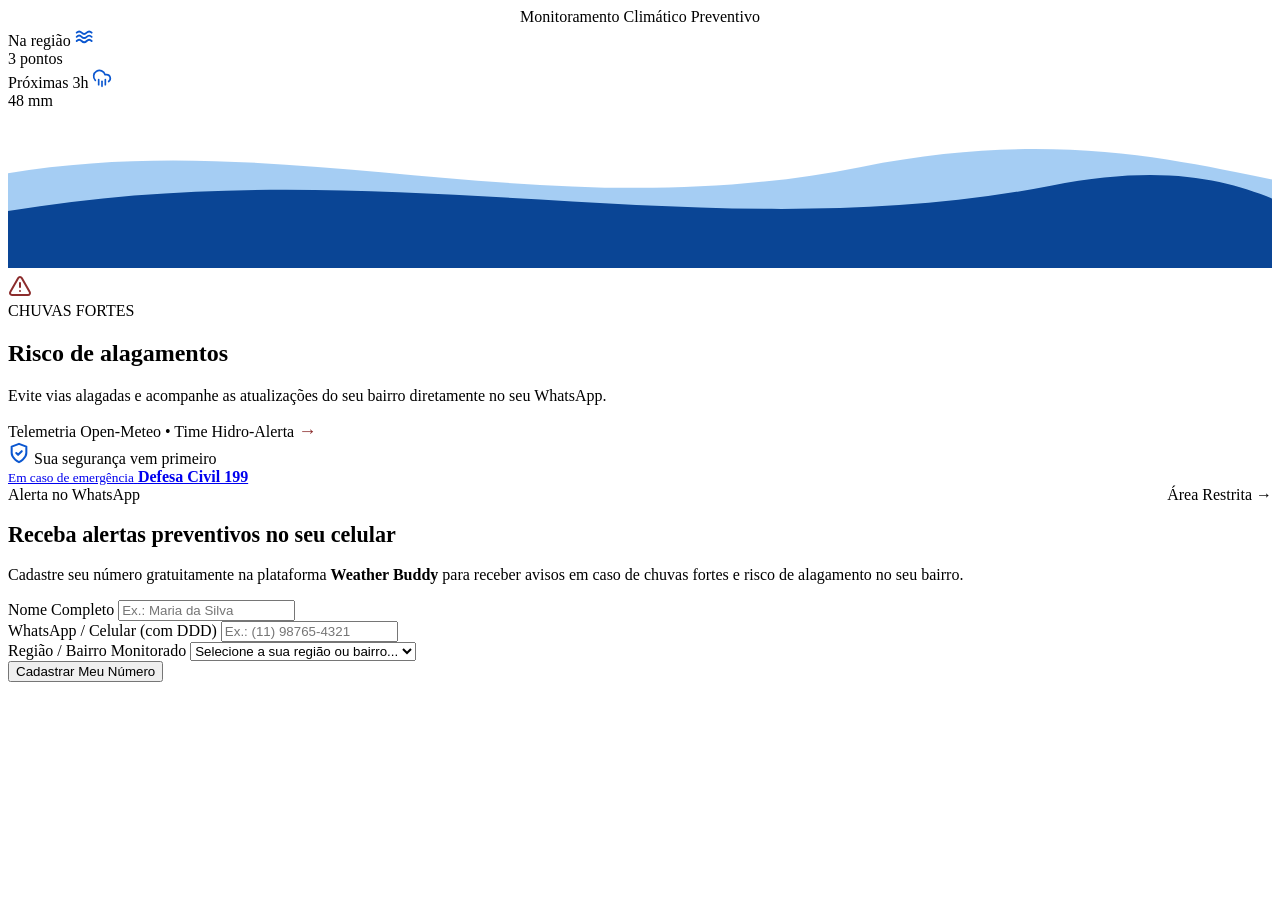
<file: presentation/src/main/resources/templates/index.html>
<!DOCTYPE html>
<html lang="pt-BR" xmlns:th="http://www.thymeleaf.org">
<head>
    <meta charset="UTF-8">
    <meta name="viewport" content="width=device-width, initial-scale=1.0">
    <title>Weather Buddy — Prevenção de Enchentes &amp; Alertas</title>
    <link rel="stylesheet" th:href="@{/css/style.css}">
</head>
<body>

<div th:replace="~{fragments/navbar :: navbar}"></div>

<main class="main-container">
    <div class="m3-split-layout">
        <!-- COLUNA 1: Visual Material 3 das Ondas, Indicadores, Risco de Alagamentos e Segurança -->
        <div class="wave-stage" style="margin-bottom: 0;">
            <div style="text-align: center;">
                <span class="stage-pill-badge">Monitoramento Climático Preventivo</span>
            </div>

            <!-- 2 Cards Flutuantes: "Na região" e "Próximas 3h" -->
            <div class="floating-metrics-grid">
                <div class="metric-mini-card">
                    <div class="metric-mini-top">
                        <span>Na região</span>
                        <svg width="20" height="20" viewBox="0 0 24 24" fill="none" stroke="#0B57D0" stroke-width="2.2" stroke-linecap="round">
                            <path d="M2 8c2-2 4-2 6 0s4 2 6 0 4-2 6 0"/>
                            <path d="M2 13c2-2 4-2 6 0s4 2 6 0 4-2 6 0"/>
                            <path d="M2 18c2-2 4-2 6 0s4 2 6 0 4-2 6 0"/>
                        </svg>
                    </div>
                    <div class="metric-mini-value" th:text="${(#lists.isEmpty(regioes) ? 3 : #lists.size(regioes)) + ' pontos'}">3 pontos</div>
                </div>

                <div class="metric-mini-card">
                    <div class="metric-mini-top">
                        <span>Próximas 3h</span>
                        <svg width="20" height="20" viewBox="0 0 24 24" fill="none" stroke="#0B57D0" stroke-width="2" stroke-linecap="round" stroke-linejoin="round">
                            <path d="M20 16.2A4.5 4.5 0 0 0 17.5 8h-1.8A7 7 0 1 0 4 14.9"/>
                            <path d="M16 14v6"/><path d="M8 14v6"/><path d="M12 16v6"/>
                        </svg>
                    </div>
                    <div class="metric-mini-value">48 mm</div>
                </div>
            </div>

            <!-- Ondas em camadas (SVG) -->
            <svg class="wave-divider-svg" viewBox="0 0 400 50" preserveAspectRatio="none" aria-hidden="true">
                <path d="M0,20 C90,5 170,38 270,18 C330,6 370,16 400,22 L400,50 L0,50 Z" fill="rgba(92, 164, 234, 0.55)"></path>
                <path d="M0,32 C120,12 220,45 330,24 C365,17 385,22 400,28 L400,50 L0,50 Z" fill="#0A4595"></path>
            </svg>

            <!-- Card Tonal Material 3: CHUVAS FORTES / Risco de alagamentos -->
            <section class="m3-alert-card">
                <div class="m3-alert-header">
                    <svg width="24" height="24" viewBox="0 0 24 24" fill="none" stroke="#8C2D2D" stroke-width="2" stroke-linecap="round" stroke-linejoin="round" style="flex-shrink: 0; margin-top: 2px;">
                        <path d="m21.73 18-8-14a2 2 0 0 0-3.48 0l-8 14A2 2 0 0 0 4 21h16a2 2 0 0 0 1.73-3Z"/>
                        <line x1="12" y1="9" x2="12" y2="13"/>
                        <line x1="12" y1="17" x2="12.01" y2="17"/>
                    </svg>
                    <div>
                        <div class="m3-alert-overline">CHUVAS FORTES</div>
                        <h2 class="m3-alert-title">Risco de alagamentos</h2>
                    </div>
                </div>
                <p class="m3-alert-body">
                    Evite vias alagadas e acompanhe as atualizações do seu bairro diretamente no seu WhatsApp.
                </p>
                <div class="m3-alert-footer">
                    <span>Telemetria Open-Meteo • Time Hidro-Alerta</span>
                    <a href="#cadastro" style="color: #8C2D2D; text-decoration: none; font-size: 1.15rem; font-weight: 800;">&rarr;</a>
                </div>
            </section>

            <!-- Card de Segurança: Sua segurança vem primeiro / Defesa Civil 199 -->
            <section id="cuidados" class="m3-safety-card">
                <div class="m3-safety-title">
                    <svg width="22" height="22" viewBox="0 0 24 24" fill="none" stroke="#0B57D0" stroke-width="2.2" stroke-linecap="round" stroke-linejoin="round">
                        <path d="M12 22s8-4 8-10V5l-8-3-8 3v7c0 6 8 10 8 10z"/>
                        <path d="m9 12 2 2 4-4"/>
                    </svg>
                    <span>Sua segurança vem primeiro</span>
                </div>
                <a href="tel:199" class="m3-emergency-pill">
                    <small>Em caso de emergência</small>
                    <strong>Defesa Civil 199</strong>
                </a>
            </section>
        </div>

        <!-- COLUNA 2: Cadastro Comunitário no WhatsApp + Botão Área Restrita -->
        <section id="cadastro" class="card card-highlight" style="margin-bottom: 0;">
            <div style="display: flex; justify-content: space-between; align-items: center; gap: 0.5rem; flex-wrap: wrap; margin-bottom: 0.75rem;">
                <span class="tag tag-blue">Alerta no WhatsApp</span>
                <a th:href="@{/login}" class="btn btn-sm btn-outline-light">
                    Área Restrita &rarr;
                </a>
            </div>

            <h1 class="card-title" style="font-size: 1.38rem;">Receba alertas preventivos no seu celular</h1>
            <p class="card-subtitle">
                Cadastre seu número gratuitamente na plataforma <strong>Weather Buddy</strong> para receber avisos em caso de chuvas fortes e risco de alagamento no seu bairro.
            </p>

            <div th:if="${sucessoMensagem}" class="alert alert-success" th:text="${sucessoMensagem}"></div>
            <div th:if="${erroMensagem}" class="alert alert-danger" th:text="${erroMensagem}"></div>

            <form th:action="@{/inscricao}" th:object="${inscritoForm}" method="post">
                <div class="form-group">
                    <label for="nomeInscrito" class="form-label">Nome Completo</label>
                    <input type="text"
                           id="nomeInscrito"
                           th:field="*{nomeInscrito}"
                           class="form-control"
                           placeholder="Ex.: Maria da Silva"
                           maxlength="120"
                           required>
                </div>

                <div class="form-group">
                    <label for="telefone" class="form-label">WhatsApp / Celular (com DDD)</label>
                    <input type="tel"
                           id="telefone"
                           th:field="*{telefone}"
                           class="form-control"
                           placeholder="Ex.: (11) 98765-4321"
                           maxlength="20"
                           required>
                </div>

                <div class="form-group">
                    <label for="idRegiao" class="form-label">Região / Bairro Monitorado</label>
                    <select id="idRegiao" th:field="*{idRegiao}" class="form-control" required>
                        <option value="">Selecione a sua região ou bairro...</option>
                        <option th:each="regiao : ${regioes}"
                                th:value="${regiao.idRegiao}"
                                th:text="${regiao.nomeRegiao + ' — ' + regiao.bairro + ' (Risco ' + regiao.nivelRisco + ')'}">
                        </option>
                    </select>
                </div>

                <button type="submit" class="btn btn-primary btn-block">
                    Cadastrar Meu Número
                </button>
            </form>
        </section>
    </div>
</main>

</body>
</html>
</file>
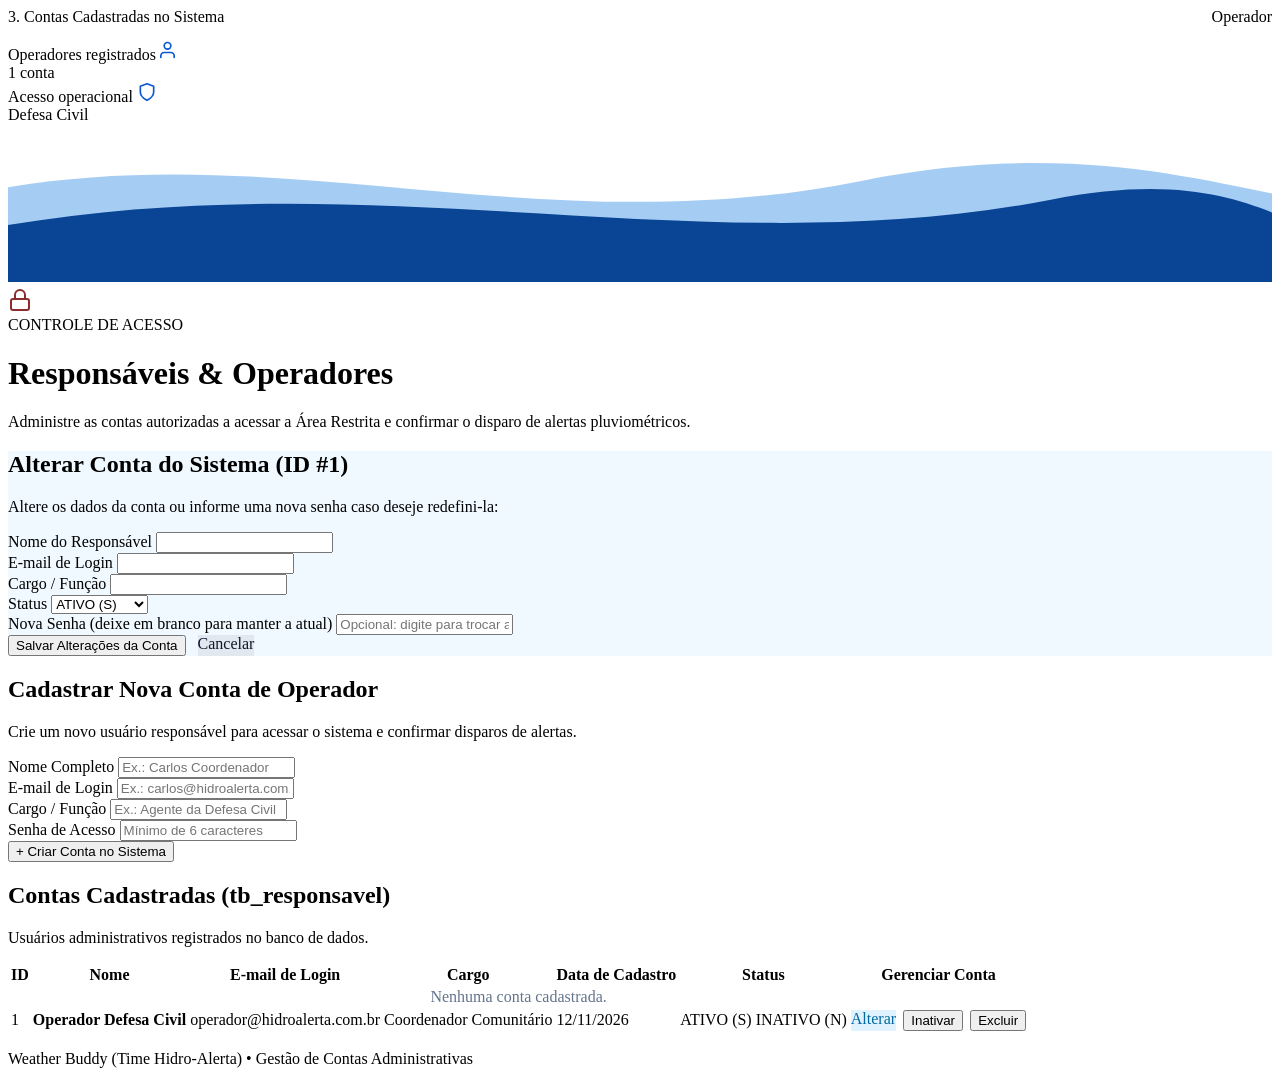
<file: presentation/src/main/resources/templates/contas.html>
<!DOCTYPE html>
<html lang="pt-BR" xmlns:th="http://www.thymeleaf.org">
<head>
    <meta charset="UTF-8">
    <meta name="viewport" content="width=device-width, initial-scale=1.0">
    <title>Gerenciar Contas do Sistema | Weather Buddy — Time Hidro-Alerta</title>
    <link rel="stylesheet" th:href="@{/css/style.css}">
</head>
<body>

<div th:replace="~{fragments/navbar :: navbar}"></div>

<main class="main-container">
    <div th:replace="~{fragments/navbar :: painelMenu}"></div>

    <!-- HERO WAVE STAGE MATERIAL 3 -->
    <div class="wave-stage">
        <div style="display: flex; justify-content: space-between; align-items: center; flex-wrap: wrap; gap: 0.5rem; margin-bottom: 0.85rem;">
            <span class="stage-pill-badge" style="margin-bottom: 0;">3. Contas Cadastradas no Sistema</span>
            <span class="stage-pill-badge" style="margin-bottom: 0;" th:text="${'Operador: ' + usuarioLogado}">Operador</span>
        </div>

        <div class="floating-metrics-grid">
            <div class="metric-mini-card">
                <div class="metric-mini-top">
                    <span>Operadores registrados</span>
                    <svg width="20" height="20" viewBox="0 0 24 24" fill="none" stroke="#0B57D0" stroke-width="2" stroke-linecap="round" stroke-linejoin="round">
                        <path d="M17 21v-2a4 4 0 0 0-4-4H5a4 4 0 0 0-4 4v2"/><circle cx="9" cy="7" r="4"/>
                    </svg>
                </div>
                <div class="metric-mini-value" th:text="${#lists.size(contas) + ' contas'}">1 conta</div>
            </div>

            <div class="metric-mini-card">
                <div class="metric-mini-top">
                    <span>Acesso operacional</span>
                    <svg width="20" height="20" viewBox="0 0 24 24" fill="none" stroke="#0B57D0" stroke-width="2" stroke-linecap="round" stroke-linejoin="round">
                        <path d="M12 22s8-4 8-10V5l-8-3-8 3v7c0 6 8 10 8 10z"/>
                    </svg>
                </div>
                <div class="metric-mini-value">Defesa Civil</div>
            </div>
        </div>

        <svg class="wave-divider-svg" viewBox="0 0 400 50" preserveAspectRatio="none" aria-hidden="true">
            <path d="M0,20 C90,5 170,38 270,18 C330,6 370,16 400,22 L400,50 L0,50 Z" fill="rgba(92, 164, 234, 0.55)"></path>
            <path d="M0,32 C120,12 220,45 330,24 C365,17 385,22 400,28 L400,50 L0,50 Z" fill="#0A4595"></path>
        </svg>

        <div class="m3-alert-card" style="margin-bottom: 0;">
            <div class="m3-alert-header">
                <svg width="24" height="24" viewBox="0 0 24 24" fill="none" stroke="#8C2D2D" stroke-width="2" stroke-linecap="round" stroke-linejoin="round" style="flex-shrink: 0; margin-top: 2px;">
                    <rect x="3" y="11" width="18" height="11" rx="2" ry="2"/><path d="M7 11V7a5 5 0 0 1 10 0v4"/>
                </svg>
                <div>
                    <div class="m3-alert-overline">CONTROLE DE ACESSO</div>
                    <h1 class="m3-alert-title">Responsáveis &amp; Operadores</h1>
                </div>
            </div>
            <p class="m3-alert-body" style="margin-bottom: 0;">
                Administre as contas autorizadas a acessar a Área Restrita e confirmar o disparo de alertas pluviométricos.
            </p>
        </div>
    </div>

    <!-- Alertas de Feedback -->
    <div th:if="${sucessoPainel}" class="alert alert-success" th:text="${sucessoPainel}"></div>
    <div th:if="${erroPainel}" class="alert alert-danger" th:text="${erroPainel}"></div>

    <!-- Card de Edição de Conta -->
    <section th:if="${contaEmEdicao != null}" class="card card-highlight" style="border-color: #0284C7; background-color: #F0F9FF;">
        <h2 class="card-title">Alterar Conta do Sistema (ID #<span th:text="${contaEmEdicao.idResponsavel}">1</span>)</h2>
        <p class="card-subtitle">Altere os dados da conta ou informe uma nova senha caso deseje redefini-la:</p>

        <form th:action="@{/dashboard/contas/{id}/editar(id=${contaEmEdicao.idResponsavel})}" method="post">
            <div class="form-grid">
                <div class="form-group">
                    <label class="form-label">Nome do Responsável</label>
                    <input type="text" name="nomeResponsavel" class="form-control" th:value="${contaEmEdicao.nomeResponsavel}" required>
                </div>
                <div class="form-group">
                    <label class="form-label">E-mail de Login</label>
                    <input type="email" name="emailLogin" class="form-control" th:value="${contaEmEdicao.emailLogin}" required>
                </div>
                <div class="form-group">
                    <label class="form-label">Cargo / Função</label>
                    <input type="text" name="cargo" class="form-control" th:value="${contaEmEdicao.cargo}" required>
                </div>
                <div class="form-group">
                    <label class="form-label">Status</label>
                    <select name="ativo" class="form-control" required>
                        <option value="S" th:selected="${contaEmEdicao.ativo == 'S'}">ATIVO (S)</option>
                        <option value="N" th:selected="${contaEmEdicao.ativo == 'N'}">INATIVO (N)</option>
                    </select>
                </div>
                <div class="form-group">
                    <label class="form-label">Nova Senha (deixe em branco para manter a atual)</label>
                    <input type="password" name="novaSenha" class="form-control" placeholder="Opcional: digite para trocar a senha">
                </div>
            </div>
            <div style="display: flex; gap: 0.75rem;">
                <button type="submit" class="btn btn-primary btn-sm">Salvar Alterações da Conta</button>
                <a th:href="@{/dashboard/contas}" class="btn btn-sm" style="background: #E2E8F0; color: #0F172A;">Cancelar</a>
            </div>
        </form>
    </section>

    <!-- Card para Criar Nova Conta -->
    <section class="card">
        <h2 class="card-title">Cadastrar Nova Conta de Operador</h2>
        <p class="card-subtitle">Crie um novo usuário responsável para acessar o sistema e confirmar disparos de alertas.</p>

        <form th:action="@{/dashboard/contas/criar}" method="post">
            <div class="form-grid">
                <div class="form-group">
                    <label class="form-label">Nome Completo</label>
                    <input type="text" name="nomeResponsavel" class="form-control" placeholder="Ex.: Carlos Coordenador" required>
                </div>
                <div class="form-group">
                    <label class="form-label">E-mail de Login</label>
                    <input type="email" name="emailLogin" class="form-control" placeholder="Ex.: carlos@hidroalerta.com.br" required>
                </div>
                <div class="form-group">
                    <label class="form-label">Cargo / Função</label>
                    <input type="text" name="cargo" class="form-control" placeholder="Ex.: Agente da Defesa Civil" required>
                </div>
                <div class="form-group">
                    <label class="form-label">Senha de Acesso</label>
                    <input type="password" name="senha" class="form-control" placeholder="Mínimo de 6 caracteres" minlength="4" required>
                </div>
            </div>
            <button type="submit" class="btn btn-primary btn-sm">+ Criar Conta no Sistema</button>
        </form>
    </section>

    <!-- Lista de Contas Cadastradas -->
    <section class="card">
        <h2 class="card-title">Contas Cadastradas (tb_responsavel)</h2>
        <p class="card-subtitle">Usuários administrativos registrados no banco de dados.</p>

        <div class="table-responsive">
            <table class="table">
                <thead>
                <tr>
                    <th>ID</th>
                    <th>Nome</th>
                    <th>E-mail de Login</th>
                    <th>Cargo</th>
                    <th>Data de Cadastro</th>
                    <th>Status</th>
                    <th>Gerenciar Conta</th>
                </tr>
                </thead>
                <tbody>
                <tr th:if="${#lists.isEmpty(contas)}">
                    <td colspan="7" style="text-align: center; color: #64748B;">Nenhuma conta cadastrada.</td>
                </tr>
                <tr th:each="conta : ${contas}">
                    <td th:text="${conta.idResponsavel}">1</td>
                    <td><strong th:text="${conta.nomeResponsavel}">Operador Defesa Civil</strong></td>
                    <td th:text="${conta.emailLogin}">operador@hidroalerta.com.br</td>
                    <td th:text="${conta.cargo}">Coordenador Comunitário</td>
                    <td th:text="${conta.dataCadastro != null ? #temporals.format(conta.dataCadastro, 'dd/MM/yyyy') : '-'}">12/11/2026</td>
                    <td>
                        <span th:if="${conta.ativo == 'S'}" class="tag tag-green">ATIVO (S)</span>
                        <span th:unless="${conta.ativo == 'S'}" class="tag tag-red">INATIVO (N)</span>
                    </td>
                    <td>
                        <div style="display: flex; gap: 0.45rem; flex-wrap: wrap;">
                            <a th:href="@{/dashboard/contas(editarId=${conta.idResponsavel})}"
                               class="btn btn-sm" style="background: #E0F2FE; color: #0369A1;">
                                Alterar
                            </a>

                            <form th:action="@{/dashboard/contas/{id}/status(id=${conta.idResponsavel})}" method="post" style="margin: 0;">
                                <button type="submit" class="btn btn-sm"
                                        th:style="${conta.ativo == 'S' ? 'background: #F1F5F9; color: #475569;' : 'background: #DCFCE7; color: #065F46;'}"
                                        th:text="${conta.ativo == 'S' ? 'Inativar' : 'Ativar'}">
                                    Inativar
                                </button>
                            </form>

                            <form th:action="@{/dashboard/contas/{id}/deletar(id=${conta.idResponsavel})}" method="post" style="margin: 0;"
                                  onsubmit="return confirm('Deseja realmente remover esta conta do sistema?');">
                                <button type="submit" class="btn btn-sm btn-danger-outline">Excluir</button>
                            </form>
                        </div>
                    </td>
                </tr>
                </tbody>
            </table>
        </div>
    </section>
</main>

<footer class="footer">
    <p>Weather Buddy (Time Hidro-Alerta) &bull; Gestão de Contas Administrativas</p>
</footer>

</body>
</html>
</file>
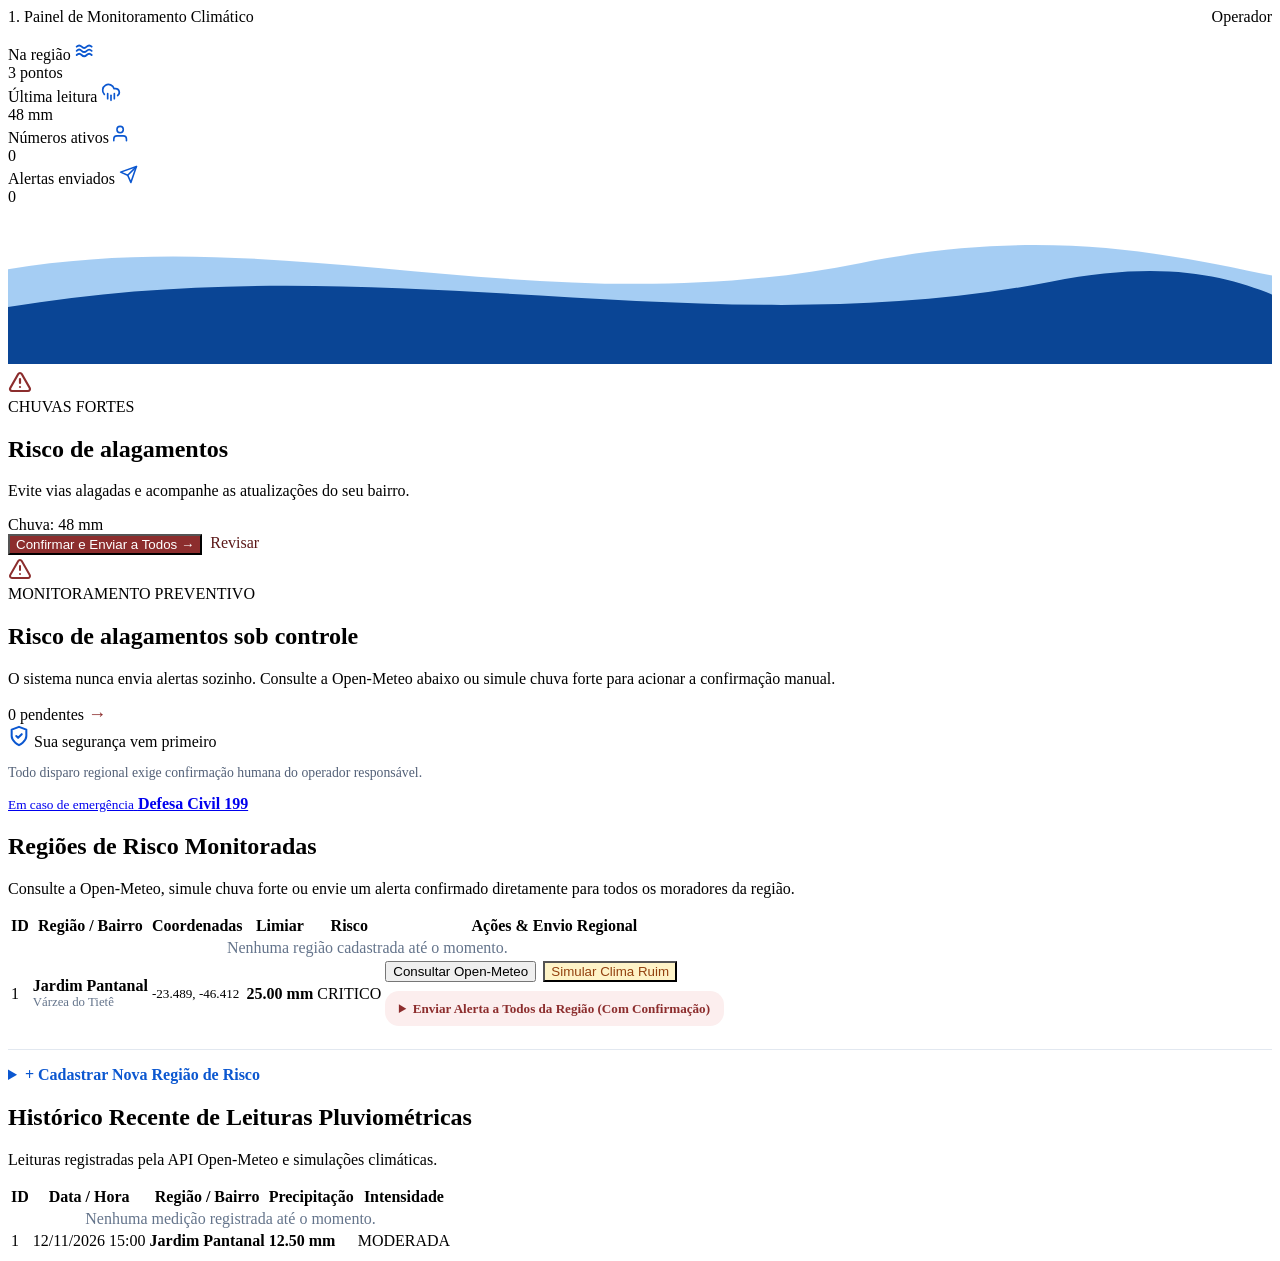
<file: presentation/src/main/resources/templates/dashboard.html>
<!DOCTYPE html>
<html lang="pt-BR" xmlns:th="http://www.thymeleaf.org">
<head>
    <meta charset="UTF-8">
    <meta name="viewport" content="width=device-width, initial-scale=1.0">
    <title>Monitoramento Climático | Weather Buddy — Área Restrita</title>
    <link rel="stylesheet" th:href="@{/css/style.css}">
</head>
<body>

<div th:replace="~{fragments/navbar :: navbar}"></div>

<main class="main-container">
    <div th:replace="~{fragments/navbar :: painelMenu}"></div>

    <!-- Alertas de Feedback -->
    <div th:if="${sucessoPainel}" class="alert alert-success" th:text="${sucessoPainel}"></div>
    <div th:if="${alertaPainel}" class="alert alert-warning" th:text="${alertaPainel}"></div>
    <div th:if="${erroPainel}" class="alert alert-danger" th:text="${erroPainel}"></div>

    <!-- HERO STAGE MATERIAL 3 (Sem Mapa — Adaptável Mobile e Computador) -->
    <div class="wave-stage">
        <div style="display: flex; justify-content: space-between; align-items: center; flex-wrap: wrap; gap: 0.5rem; margin-bottom: 0.85rem;">
            <span class="stage-pill-badge" style="margin-bottom: 0;">1. Painel de Monitoramento Climático</span>
            <span class="stage-pill-badge" style="margin-bottom: 0;" th:text="${'Operador: ' + usuarioLogado}">Operador</span>
        </div>

        <!-- 4 KPIs Flutuantes (2x2 no celular, 4 colunas no computador) -->
        <div class="floating-metrics-grid cols-4">
            <div class="metric-mini-card">
                <div class="metric-mini-top">
                    <span>Na região</span>
                    <svg width="20" height="20" viewBox="0 0 24 24" fill="none" stroke="#0B57D0" stroke-width="2.2" stroke-linecap="round">
                        <path d="M2 8c2-2 4-2 6 0s4 2 6 0 4-2 6 0"/>
                        <path d="M2 13c2-2 4-2 6 0s4 2 6 0 4-2 6 0"/>
                        <path d="M2 18c2-2 4-2 6 0s4 2 6 0 4-2 6 0"/>
                    </svg>
                </div>
                <div class="metric-mini-value" th:text="${totalRegioes + ' pontos'}">3 pontos</div>
            </div>

            <div class="metric-mini-card">
                <div class="metric-mini-top">
                    <span>Última leitura</span>
                    <svg width="20" height="20" viewBox="0 0 24 24" fill="none" stroke="#0B57D0" stroke-width="2" stroke-linecap="round" stroke-linejoin="round">
                        <path d="M20 16.2A4.5 4.5 0 0 0 17.5 8h-1.8A7 7 0 1 0 4 14.9"/>
                        <path d="M16 14v6"/><path d="M8 14v6"/><path d="M12 16v6"/>
                    </svg>
                </div>
                <div class="metric-mini-value"
                     th:text="${!#lists.isEmpty(historicoChuvas) ? historicoChuvas[0].precipitacaoMm + ' mm' : '0 mm'}">48 mm</div>
            </div>

            <div class="metric-mini-card">
                <div class="metric-mini-top">
                    <span>Números ativos</span>
                    <svg width="19" height="19" viewBox="0 0 24 24" fill="none" stroke="#0B57D0" stroke-width="2" stroke-linecap="round" stroke-linejoin="round">
                        <path d="M17 21v-2a4 4 0 0 0-4-4H5a4 4 0 0 0-4 4v2"/><circle cx="9" cy="7" r="4"/>
                    </svg>
                </div>
                <div class="metric-mini-value" th:text="${totalInscritos}">0</div>
            </div>

            <div class="metric-mini-card">
                <div class="metric-mini-top">
                    <span>Alertas enviados</span>
                    <svg width="19" height="19" viewBox="0 0 24 24" fill="none" stroke="#0B57D0" stroke-width="2" stroke-linecap="round" stroke-linejoin="round">
                        <line x1="22" y1="2" x2="11" y2="13"/>
                        <polygon points="22 2 15 22 11 13 2 9 22 2"/>
                    </svg>
                </div>
                <div class="metric-mini-value" th:text="${totalAlertas}">0</div>
            </div>
        </div>

        <svg class="wave-divider-svg" viewBox="0 0 400 50" preserveAspectRatio="none" aria-hidden="true">
            <path d="M0,20 C90,5 170,38 270,18 C330,6 370,16 400,22 L400,50 L0,50 Z" fill="rgba(92, 164, 234, 0.55)"></path>
            <path d="M0,32 C120,12 220,45 330,24 C365,17 385,22 400,28 L400,50 L0,50 Z" fill="#0A4595"></path>
        </svg>

        <div class="m3-split-layout" style="align-items: stretch;">
            <!-- Coluna Esquerda no Desktop: Card Tonal Material 3 (Alertas Pendentes ou Status) -->
            <div>
                <div th:if="${!#lists.isEmpty(alertasPendentes)}">
                    <div th:each="pend : ${alertasPendentes}" class="m3-alert-card">
                        <div class="m3-alert-header">
                            <svg width="24" height="24" viewBox="0 0 24 24" fill="none" stroke="#8C2D2D" stroke-width="2.2" stroke-linecap="round" stroke-linejoin="round" style="flex-shrink: 0; margin-top: 2px;">
                                <path d="m21.73 18-8-14a2 2 0 0 0-3.48 0l-8 14A2 2 0 0 0 4 21h16a2 2 0 0 0 1.73-3Z"/>
                                <line x1="12" y1="9" x2="12" y2="13"/>
                                <line x1="12" y1="17" x2="12.01" y2="17"/>
                            </svg>
                            <div>
                                <div class="m3-alert-overline" th:text="${'CHUVAS FORTES • ' + pend.severidadeSugerida}">CHUVAS FORTES</div>
                                <h2 class="m3-alert-title" th:text="${'Risco de alagamentos — ' + pend.nomeRegiao}">Risco de alagamentos</h2>
                            </div>
                        </div>
                        <p class="m3-alert-body" th:text="${pend.mensagemSugerida}">
                            Evite vias alagadas e acompanhe as atualizações do seu bairro.
                        </p>
                        <div class="m3-alert-footer" style="flex-wrap: wrap; gap: 0.65rem;">
                            <span th:text="${'Chuva: ' + pend.precipitacaoMm + ' mm (Limite: ' + pend.limiteChuvaMm + ' mm) • ' + pend.totalMoradoresAtivos + ' número(s)'}">
                                Chuva: 48 mm
                            </span>
                            <div style="display: flex; gap: 0.5rem; flex-wrap: wrap;">
                                <form th:action="@{/dashboard/enviar-regiao/{id}(id=${pend.idRegiao})}" method="post" style="margin: 0;"
                                      onsubmit="return confirm('Confirma o envio deste alerta para TODOS os usuários ativos desta região?');">
                                    <input type="hidden" name="severidade" th:value="${pend.severidadeSugerida}">
                                    <input type="hidden" name="mensagemCustomizada" th:value="${pend.mensagemSugerida}">
                                    <button type="submit" class="btn btn-sm" style="background-color: #8C2D2D; color: #FFFFFF;">
                                        Confirmar e Enviar a Todos &rarr;
                                    </button>
                                </form>
                                <a th:href="@{/dashboard/envios}" class="btn btn-sm" style="background: rgba(255,255,255,0.85); color: #5C1919;">
                                    Revisar
                                </a>
                            </div>
                        </div>
                    </div>
                </div>

                <div th:if="${#lists.isEmpty(alertasPendentes)}" class="m3-alert-card" style="margin-bottom: 0; height: 100%;">
                    <div class="m3-alert-header">
                        <svg width="24" height="24" viewBox="0 0 24 24" fill="none" stroke="#8C2D2D" stroke-width="2" stroke-linecap="round" stroke-linejoin="round" style="flex-shrink: 0; margin-top: 2px;">
                            <path d="m21.73 18-8-14a2 2 0 0 0-3.48 0l-8 14A2 2 0 0 0 4 21h16a2 2 0 0 0 1.73-3Z"/>
                            <line x1="12" y1="9" x2="12" y2="13"/>
                            <line x1="12" y1="17" x2="12.01" y2="17"/>
                        </svg>
                        <div>
                            <div class="m3-alert-overline">MONITORAMENTO PREVENTIVO</div>
                            <h2 class="m3-alert-title">Risco de alagamentos sob controle</h2>
                        </div>
                    </div>
                    <p class="m3-alert-body">
                        O sistema nunca envia alertas sozinho. Consulte a Open-Meteo abaixo ou simule chuva forte para acionar a confirmação manual.
                    </p>
                    <div class="m3-alert-footer">
                        <span th:text="${'Alertas pendentes: ' + totalPendentes}">0 pendentes</span>
                        <a href="#regioes-lista" style="color: #8C2D2D; text-decoration: none; font-size: 1.15rem; font-weight: 800;">&rarr;</a>
                    </div>
                </div>
            </div>

            <!-- Coluna Direita no Desktop: Card de Segurança -->
            <div class="m3-safety-card" style="display: flex; flex-direction: column; justify-content: space-between;">
                <div>
                    <div class="m3-safety-title">
                        <svg width="22" height="22" viewBox="0 0 24 24" fill="none" stroke="#0B57D0" stroke-width="2.2" stroke-linecap="round" stroke-linejoin="round">
                            <path d="M12 22s8-4 8-10V5l-8-3-8 3v7c0 6 8 10 8 10z"/>
                            <path d="m9 12 2 2 4-4"/>
                        </svg>
                        <span>Sua segurança vem primeiro</span>
                    </div>
                    <p style="font-size: 0.86rem; color: #526077; margin-bottom: 0.9rem;">
                        Todo disparo regional exige confirmação humana do operador responsável.
                    </p>
                </div>
                <a href="tel:199" class="m3-emergency-pill">
                    <small>Em caso de emergência</small>
                    <strong>Defesa Civil 199</strong>
                </a>
            </div>
        </div>
    </div>

    <!-- Seção 1: Regiões de Risco e Envio para Todos com Confirmação -->
    <section id="regioes-lista" class="card">
        <h2 class="card-title">Regiões de Risco Monitoradas</h2>
        <p class="card-subtitle">
            Consulte a Open-Meteo, simule chuva forte ou envie um alerta confirmado diretamente para todos os moradores da região.
        </p>

        <div class="table-responsive">
            <table class="table">
                <thead>
                <tr>
                    <th>ID</th>
                    <th>Região / Bairro</th>
                    <th>Coordenadas</th>
                    <th>Limiar</th>
                    <th>Risco</th>
                    <th>Ações &amp; Envio Regional</th>
                </tr>
                </thead>
                <tbody>
                <tr th:if="${#lists.isEmpty(regioes)}">
                    <td colspan="6" style="text-align: center; color: #64748B;">Nenhuma região cadastrada até o momento.</td>
                </tr>
                <tr th:each="regiao : ${regioes}">
                    <td th:text="${regiao.idRegiao}">1</td>
                    <td>
                        <strong th:text="${regiao.nomeRegiao}">Jardim Pantanal</strong>
                        <div style="font-size: 0.8rem; color: #64748B;" th:text="${regiao.bairro}">Várzea do Tietê</div>
                    </td>
                    <td style="font-size: 0.82rem;" th:text="${regiao.latitude + ', ' + regiao.longitude}">-23.489, -46.412</td>
                    <td><strong th:text="${regiao.limiteChuvaMm + ' mm'}">25.00 mm</strong></td>
                    <td>
                        <span class="tag"
                              th:classappend="${'tag-' + regiao.nivelRisco}"
                              th:text="${regiao.nivelRisco}">CRITICO</span>
                    </td>
                    <td>
                        <div style="display: flex; gap: 0.45rem; flex-wrap: wrap; align-items: center;">
                            <form th:action="@{/dashboard/monitorar/{id}(id=${regiao.idRegiao})}" method="post" style="margin: 0;">
                                <button type="submit" class="btn btn-primary btn-sm">
                                    Consultar Open-Meteo
                                </button>
                            </form>
                            <form th:action="@{/dashboard/simular/{id}(id=${regiao.idRegiao})}" method="post" style="margin: 0;">
                                <button type="submit" class="btn btn-sm" style="background-color: #FEF3C7; color: #92400E;"
                                        title="Simula leitura de chuva forte acima do limite">
                                    Simular Clima Ruim
                                </button>
                            </form>
                        </div>

                        <details style="margin-top: 0.55rem; background: #FCEEEE; border-radius: 14px; padding: 0.6rem 0.85rem;">
                            <summary style="cursor: pointer; font-weight: 700; font-size: 0.82rem; color: #8C2D2D;">
                                Enviar Alerta a Todos da Região (Com Confirmação)
                            </summary>
                            <form th:action="@{/dashboard/enviar-regiao/{id}(id=${regiao.idRegiao})}" method="post"
                                  style="margin-top: 0.65rem; display: flex; flex-direction: column; gap: 0.5rem;"
                                  onsubmit="return confirm('Confirma o envio deste alerta para TODOS os usuários ativos cadastrados nesta região?');">
                                <div>
                                    <label class="form-label" style="font-size: 0.78rem; margin-bottom: 0.2rem;">Severidade</label>
                                    <select name="severidade" class="form-control" style="padding: 0.4rem 0.65rem; font-size: 0.84rem; background: #FFFFFF;">
                                        <option th:each="sev : ${severidades}"
                                                th:value="${sev}"
                                                th:selected="${sev.name() == 'ALERTA'}"
                                                th:text="${sev}">ALERTA</option>
                                    </select>
                                </div>
                                <div>
                                    <label class="form-label" style="font-size: 0.78rem; margin-bottom: 0.2rem;">Mensagem para os moradores</label>
                                    <input type="text" name="mensagemCustomizada" class="form-control"
                                           style="padding: 0.4rem 0.65rem; font-size: 0.84rem; background: #FFFFFF;"
                                           th:value="${'[ALERTA HIDRO-ALERTA] Atenção moradores de ' + regiao.nomeRegiao + ' (' + regiao.bairro + '): risco de alagamento na região. Redobre a atenção.'}"
                                           required>
                                </div>
                                <div>
                                    <button type="submit" class="btn btn-primary btn-sm" style="background-color: #8C2D2D; width: 100%;">
                                        Confirmar e Enviar a Todos de <span th:text="${regiao.nomeRegiao}">Região</span>
                                    </button>
                                </div>
                            </form>
                        </details>
                    </td>
                </tr>
                </tbody>
            </table>
        </div>

        <!-- Cadastro de Nova Região -->
        <details style="margin-top: 1.25rem; border-top: 1px solid #E2E8F0; padding-top: 1rem;">
            <summary style="cursor: pointer; font-weight: 700; color: #0B57D0;">
                + Cadastrar Nova Região de Risco
            </summary>
            <form th:action="@{/dashboard/regioes}" th:object="${novaRegiaoForm}" method="post" style="margin-top: 1rem;">
                <div class="form-grid">
                    <div class="form-group">
                        <label class="form-label">Nome da Região</label>
                        <input type="text" th:field="*{nomeRegiao}" class="form-control" placeholder="Ex.: Jardim Pantanal" required>
                    </div>
                    <div class="form-group">
                        <label class="form-label">Bairro / Subprefeitura</label>
                        <input type="text" th:field="*{bairro}" class="form-control" placeholder="Ex.: São Miguel Paulista" required>
                    </div>
                    <div class="form-group">
                        <label class="form-label">Latitude</label>
                        <input type="number" step="0.000001" th:field="*{latitude}" class="form-control" required>
                    </div>
                    <div class="form-group">
                        <label class="form-label">Longitude</label>
                        <input type="number" step="0.000001" th:field="*{longitude}" class="form-control" required>
                    </div>
                    <div class="form-group">
                        <label class="form-label">Limite Pluviométrico (mm)</label>
                        <input type="number" step="0.01" th:field="*{limiteChuvaMm}" class="form-control" required>
                    </div>
                    <div class="form-group">
                        <label class="form-label">Nível de Risco</label>
                        <select th:field="*{nivelRisco}" class="form-control" required>
                            <option th:each="nr : ${niveisRisco}" th:value="${nr}" th:text="${nr}">ALTO</option>
                        </select>
                    </div>
                </div>
                <button type="submit" class="btn btn-primary btn-sm">Salvar Região</button>
            </form>
        </details>
    </section>

    <!-- Seção 2: Histórico de Leituras Pluviométricas -->
    <section class="card">
        <h2 class="card-title">Histórico Recente de Leituras Pluviométricas</h2>
        <p class="card-subtitle">
            Leituras registradas pela API Open-Meteo e simulações climáticas.
        </p>

        <div class="table-responsive">
            <table class="table">
                <thead>
                <tr>
                    <th>ID</th>
                    <th>Data / Hora</th>
                    <th>Região / Bairro</th>
                    <th>Precipitação</th>
                    <th>Intensidade</th>
                </tr>
                </thead>
                <tbody>
                <tr th:if="${#lists.isEmpty(historicoChuvas)}">
                    <td colspan="5" style="text-align: center; color: #64748B;">Nenhuma medição registrada até o momento.</td>
                </tr>
                <tr th:each="chuva : ${historicoChuvas}">
                    <td th:text="${chuva.idChuva}">1</td>
                    <td th:text="${chuva.dataMedicao != null ? #temporals.format(chuva.dataMedicao, 'dd/MM/yyyy HH:mm:ss') : '-'}">12/11/2026 15:00</td>
                    <td>
                        <strong th:text="${chuva.nomeRegiao}">Jardim Pantanal</strong>
                        <span style="color: #64748B; font-size: 0.82rem;" th:text="${'(' + chuva.bairroRegiao + ')'}"></span>
                    </td>
                    <td><strong th:text="${chuva.precipitacaoMm + ' mm'}">12.50 mm</strong></td>
                    <td><span class="tag tag-blue" th:text="${chuva.intensidade}">MODERADA</span></td>
                </tr>
                </tbody>
            </table>
        </div>
    </section>
</main>

</body>
</html>
</file>
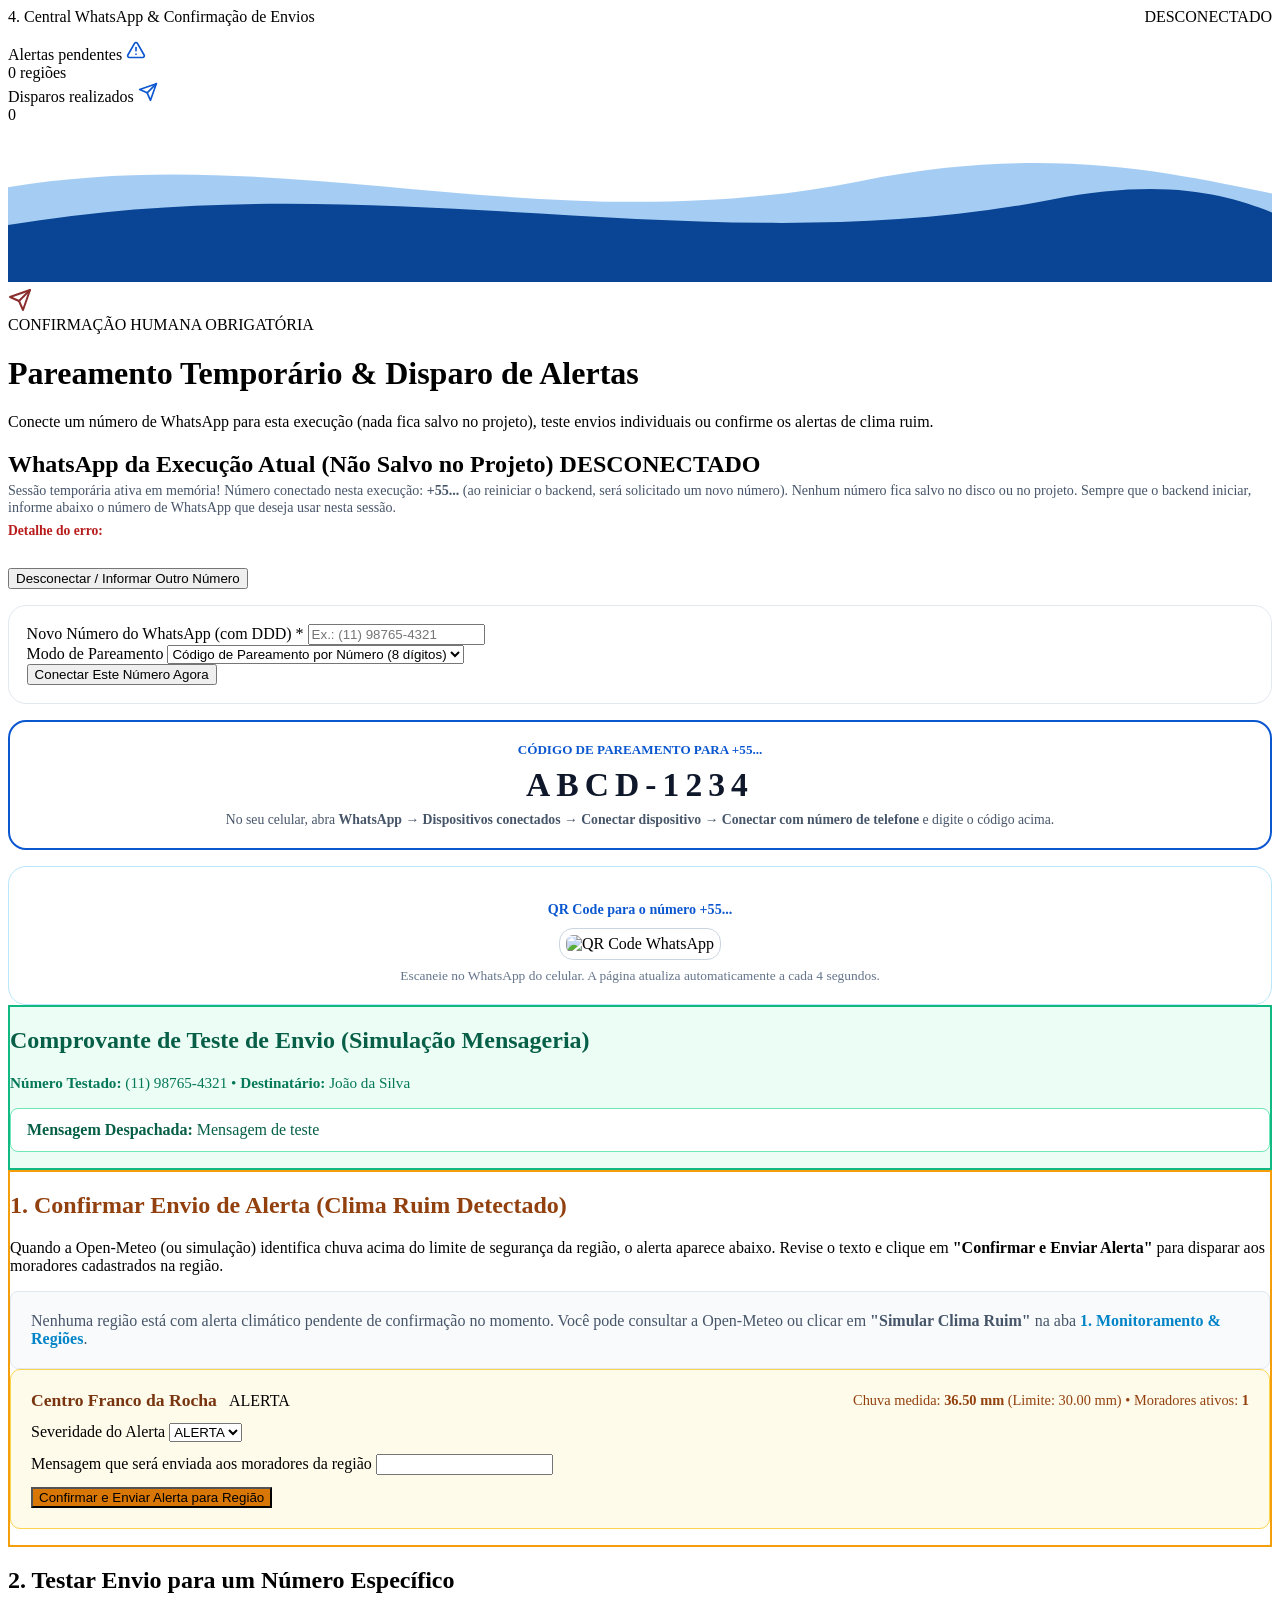
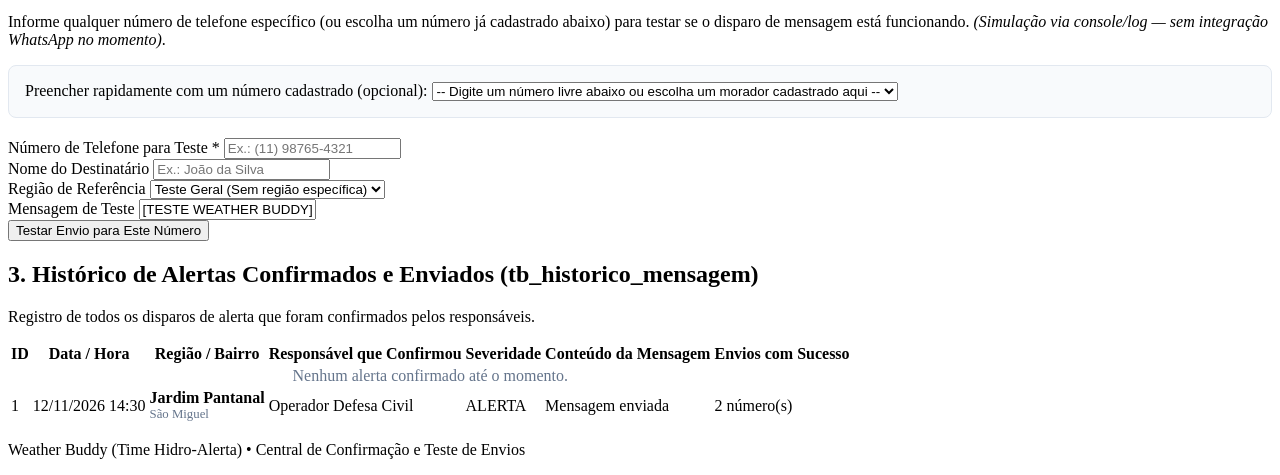
<file: presentation/src/main/resources/templates/envios.html>
<!DOCTYPE html>
<html lang="pt-BR" xmlns:th="http://www.thymeleaf.org">
<head>
    <meta charset="UTF-8">
    <meta name="viewport" content="width=device-width, initial-scale=1.0">
    <title>Testar Envios &amp; Confirmar Alertas | Weather Buddy — Time Hidro-Alerta</title>
    <link rel="stylesheet" th:href="@{/css/style.css}">
</head>
<body>

<div th:replace="~{fragments/navbar :: navbar}"></div>

<main class="main-container">
    <div th:replace="~{fragments/navbar :: painelMenu}"></div>

    <!-- HERO WAVE STAGE MATERIAL 3 -->
    <div class="wave-stage">
        <div style="display: flex; justify-content: space-between; align-items: center; flex-wrap: wrap; gap: 0.5rem; margin-bottom: 0.85rem;">
            <span class="stage-pill-badge" style="margin-bottom: 0;">4. Central WhatsApp &amp; Confirmação de Envios</span>
            <span class="stage-pill-badge" style="margin-bottom: 0;" th:text="${'Status WhatsApp: ' + whatsappStatus}">DESCONECTADO</span>
        </div>

        <div class="floating-metrics-grid">
            <div class="metric-mini-card">
                <div class="metric-mini-top">
                    <span>Alertas pendentes</span>
                    <svg width="20" height="20" viewBox="0 0 24 24" fill="none" stroke="#0B57D0" stroke-width="2" stroke-linecap="round" stroke-linejoin="round">
                        <path d="m21.73 18-8-14a2 2 0 0 0-3.48 0l-8 14A2 2 0 0 0 4 21h16a2 2 0 0 0 1.73-3Z"/>
                        <line x1="12" y1="9" x2="12" y2="13"/><line x1="12" y1="17" x2="12.01" y2="17"/>
                    </svg>
                </div>
                <div class="metric-mini-value" th:text="${#lists.size(alertasPendentes) + ' regiões'}">0 regiões</div>
            </div>

            <div class="metric-mini-card">
                <div class="metric-mini-top">
                    <span>Disparos realizados</span>
                    <svg width="20" height="20" viewBox="0 0 24 24" fill="none" stroke="#0B57D0" stroke-width="2" stroke-linecap="round" stroke-linejoin="round">
                        <line x1="22" y1="2" x2="11" y2="13"/>
                        <polygon points="22 2 15 22 11 13 2 9 22 2"/>
                    </svg>
                </div>
                <div class="metric-mini-value" th:text="${#lists.size(historicoMensagens)}">0</div>
            </div>
        </div>

        <svg class="wave-divider-svg" viewBox="0 0 400 50" preserveAspectRatio="none" aria-hidden="true">
            <path d="M0,20 C90,5 170,38 270,18 C330,6 370,16 400,22 L400,50 L0,50 Z" fill="rgba(92, 164, 234, 0.55)"></path>
            <path d="M0,32 C120,12 220,45 330,24 C365,17 385,22 400,28 L400,50 L0,50 Z" fill="#0A4595"></path>
        </svg>

        <div class="m3-alert-card" style="margin-bottom: 0;">
            <div class="m3-alert-header">
                <svg width="24" height="24" viewBox="0 0 24 24" fill="none" stroke="#8C2D2D" stroke-width="2" stroke-linecap="round" stroke-linejoin="round" style="flex-shrink: 0; margin-top: 2px;">
                    <line x1="22" y1="2" x2="11" y2="13"/><polygon points="22 2 15 22 11 13 2 9 22 2"/>
                </svg>
                <div>
                    <div class="m3-alert-overline">CONFIRMAÇÃO HUMANA OBRIGATÓRIA</div>
                    <h1 class="m3-alert-title">Pareamento Temporário &amp; Disparo de Alertas</h1>
                </div>
            </div>
            <p class="m3-alert-body" style="margin-bottom: 0;">
                Conecte um número de WhatsApp para esta execução (nada fica salvo no projeto), teste envios individuais ou confirme os alertas de clima ruim.
            </p>
        </div>
    </div>

    <!-- Alertas de Feedback -->
    <div th:if="${sucessoPainel}" class="alert alert-success" th:text="${sucessoPainel}"></div>
    <div th:if="${alertaPainel}" class="alert alert-warning" th:text="${alertaPainel}"></div>
    <div th:if="${erroPainel}" class="alert alert-danger" th:text="${erroPainel}"></div>

    <!-- SEÇÃO 0: CONEXÃO WHATSAPP (COBALT MODO LINKED — SESSÃO TEMPORÁRIA EM MEMÓRIA) -->
    <section class="card" th:style="${whatsappConectado ? 'border: 2px solid #10B981; background-color: #F0FDF4;' : 'border: 2px solid #0B57D0; background-color: #F4F7FB;'}">
        <div style="display: flex; justify-content: space-between; align-items: flex-start; flex-wrap: wrap; gap: 1rem;">
            <div>
                <h2 class="card-title" style="margin-bottom: 0.25rem;">
                    WhatsApp da Execução Atual (Não Salvo no Projeto)
                    <span class="tag"
                          th:text="${whatsappStatus}"
                          th:style="${whatsappConectado ? 'background-color: #10B981; color: #FFFFFF; margin-left: 0.5rem;' : (whatsappStatus == 'ERRO' ? 'background-color: #EF4444; color: #FFFFFF; margin-left: 0.5rem;' : 'background-color: #F59E0B; color: #FFFFFF; margin-left: 0.5rem;')}">
                        DESCONECTADO
                    </span>
                </h2>
                <p style="color: #475569; font-size: 0.88rem; margin: 0;">
                    <span th:if="${whatsappConectado}">
                        Sessão temporária ativa em memória! Número conectado nesta execução:
                        <strong th:text="${whatsappNumero}">+55...</strong> (ao reiniciar o backend, será solicitado um novo número).
                    </span>
                    <span th:if="${!whatsappConectado}">
                        Nenhum número fica salvo no disco ou no projeto. Sempre que o backend iniciar, informe abaixo o número de WhatsApp que deseja usar nesta sessão.
                    </span>
                </p>
                <p th:if="${whatsappErro}" style="color: #B91C1C; font-size: 0.85rem; margin-top: 0.4rem;">
                    <strong>Detalhe do erro:</strong> <span th:text="${whatsappErro}"></span>
                </p>
            </div>

            <div th:if="${whatsappConectado or whatsappStatus == 'AGUARDANDO_QR' or whatsappStatus == 'AGUARDANDO_CODIGO' or whatsappStatus == 'CONECTANDO'}"
                 style="display: flex; gap: 0.5rem; flex-wrap: wrap;">
                <form th:action="@{/dashboard/envios/whatsapp/desconectar}" method="post" style="margin: 0;">
                    <button type="submit" class="btn btn-sm btn-danger-outline">
                        Desconectar / Informar Outro Número
                    </button>
                </form>
            </div>
        </div>

        <!-- Formulário para informar um número sempre novo ao iniciar -->
        <form th:if="${!whatsappConectado and whatsappStatus != 'AGUARDANDO_QR' and whatsappStatus != 'AGUARDANDO_CODIGO' and whatsappStatus != 'CONECTANDO'}"
              th:action="@{/dashboard/envios/whatsapp/conectar}" method="post"
              style="margin-top: 1rem; background: #FFFFFF; padding: 1.1rem; border-radius: 18px; border: 1px solid #E2E8F0;">
            <div class="form-grid" style="align-items: end;">
                <div class="form-group" style="margin-bottom: 0;">
                    <label class="form-label">Novo Número do WhatsApp (com DDD) *</label>
                    <input type="tel" name="telefoneWhatsapp" class="form-control"
                           placeholder="Ex.: (11) 98765-4321" required>
                </div>
                <div class="form-group" style="margin-bottom: 0;">
                    <label class="form-label">Modo de Pareamento</label>
                    <select name="modo" class="form-control">
                        <option value="PAIRING">Código de Pareamento por Número (8 dígitos)</option>
                        <option value="QR">QR Code na Tela</option>
                    </select>
                </div>
                <div>
                    <button type="submit" class="btn btn-primary btn-block">
                        Conectar Este Número Agora
                    </button>
                </div>
            </div>
        </form>

        <!-- Exibição do Código de Pareamento de 8 dígitos -->
        <div th:if="${whatsappCodigoPareamento != null and !whatsappConectado}"
             style="margin-top: 1rem; text-align: center; background: #FFFFFF; padding: 1.25rem; border-radius: 18px; border: 2px solid #0B57D0;">
            <div style="font-size: 0.82rem; font-weight: 700; text-transform: uppercase; color: #0B57D0;">
                Código de Pareamento para <span th:text="${whatsappNumero}">+55...</span>
            </div>
            <div style="font-size: 2.1rem; font-weight: 800; letter-spacing: 0.18em; color: #0F172A; margin: 0.5rem 0;"
                 th:text="${whatsappCodigoPareamento}">
                ABCD-1234
            </div>
            <p style="font-size: 0.86rem; color: #475569; margin: 0;">
                No seu celular, abra <strong>WhatsApp &rarr; Dispositivos conectados &rarr; Conectar dispositivo &rarr; Conectar com número de telefone</strong> e digite o código acima.
            </p>
        </div>

        <!-- Exibição do QR Code em memória -->
        <div th:if="${whatsappTemQr and !whatsappConectado}"
             style="margin-top: 1rem; text-align: center; background: #FFFFFF; padding: 1.25rem; border-radius: 18px; border: 1px solid #BAE6FD;">
            <p style="font-size: 0.88rem; font-weight: 700; color: #0B57D0; margin-bottom: 0.65rem;">
                QR Code para o número <span th:text="${whatsappNumero}">+55...</span>
            </p>
            <img th:src="@{/dashboard/envios/whatsapp/qr(t=${#dates.createNow().getTime()})}"
                 alt="QR Code WhatsApp"
                 style="width: 240px; height: 240px; border: 1px solid #CBD5E1; border-radius: 14px; padding: 6px; background: #FFFFFF;">
            <p style="font-size: 0.84rem; color: #64748B; margin-top: 0.5rem; margin-bottom: 0;">
                Escaneie no WhatsApp do celular. A página atualiza automaticamente a cada 4 segundos.
            </p>
        </div>
    </section>

    <script th:if="${whatsappStatus == 'CONECTANDO' or whatsappStatus == 'AGUARDANDO_QR' or whatsappStatus == 'AGUARDANDO_CODIGO'}">
        setTimeout(function () {
            window.location.reload();
        }, 4000);
    </script>

    <!-- Comprovante visual do último teste individual -->
    <section th:if="${ultimoTesteNumero}" class="card" style="border: 2px solid #10B981; background-color: #ECFDF5;">
        <h2 class="card-title" style="color: #065F46;">Comprovante de Teste de Envio (Simulação Mensageria)</h2>
        <p style="color: #047857; font-size: 0.95rem; margin-bottom: 0.5rem;">
            <strong>Número Testado:</strong> <span th:text="${ultimoTesteNumero}">(11) 98765-4321</span> &bull;
            <strong>Destinatário:</strong> <span th:text="${ultimoTesteNome}">João da Silva</span>
        </p>
        <p style="color: #065F46; background: #FFFFFF; padding: 0.75rem 1rem; border-radius: 8px; border: 1px solid #6EE7B7;">
            <strong>Mensagem Despachada:</strong> <span th:text="${ultimoTesteMensagem}">Mensagem de teste</span>
        </p>
    </section>

    <!-- SEÇÃO 1: CONFIRMAR ENVIO QUANDO A API OPEN-METEO AFIRMAR QUE O CLIMA ESTÁ RUIM -->
    <section class="card" style="border: 2px solid #F59E0B;">
        <h2 class="card-title" style="color: #92400E;">1. Confirmar Envio de Alerta (Clima Ruim Detectado)</h2>
        <p class="card-subtitle">
            Quando a Open-Meteo (ou simulação) identifica chuva acima do limite de segurança da região, o alerta aparece abaixo.
            Revise o texto e clique em <strong>"Confirmar e Enviar Alerta"</strong> para disparar aos moradores cadastrados na região.
        </p>

        <div th:if="${#lists.isEmpty(alertasPendentes)}" style="padding: 1.25rem; background: #F8FAFC; border-radius: 8px; border: 1px solid #E2E8F0; color: #475569;">
            Nenhuma região está com alerta climático pendente de confirmação no momento.
            Você pode consultar a Open-Meteo ou clicar em <strong>"Simular Clima Ruim"</strong> na aba <a th:href="@{/dashboard}" style="color: #0284C7; font-weight: 600;">1. Monitoramento &amp; Regiões</a>.
        </div>

        <div th:each="pend : ${alertasPendentes}" style="background: #FFFBEB; border: 1px solid #FCD34D; border-radius: 10px; padding: 1.25rem; margin-bottom: 1rem;">
            <div style="display: flex; justify-content: space-between; align-items: center; flex-wrap: wrap; gap: 0.75rem; margin-bottom: 0.75rem;">
                <div>
                    <strong style="font-size: 1.1rem; color: #78350F;" th:text="${pend.nomeRegiao + ' — ' + pend.bairro}">Centro Franco da Rocha</strong>
                    <span class="tag" th:classappend="${'tag-' + pend.severidadeSugerida}" th:text="${pend.severidadeSugerida}" style="margin-left: 0.5rem;">ALERTA</span>
                </div>
                <div style="font-size: 0.9rem; color: #92400E;">
                    Chuva medida: <strong th:text="${pend.precipitacaoMm + ' mm'}">36.50 mm</strong>
                    (Limite: <span th:text="${pend.limiteChuvaMm + ' mm'}">30.00 mm</span>) &bull;
                    Moradores ativos: <strong th:text="${pend.totalMoradoresAtivos}">1</strong>
                </div>
            </div>

            <form th:action="@{/dashboard/envios/confirmar/{id}(id=${pend.idRegiao})}" method="post">
                <div class="form-grid">
                    <div class="form-group" style="margin-bottom: 0.75rem;">
                        <label class="form-label">Severidade do Alerta</label>
                        <select name="severidade" class="form-control">
                            <option th:each="sev : ${severidades}"
                                    th:value="${sev}"
                                    th:selected="${sev == pend.severidadeSugerida}"
                                    th:text="${sev}">ALERTA</option>
                        </select>
                    </div>
                    <div class="form-group" style="grid-column: span 2; margin-bottom: 0.75rem;">
                        <label class="form-label">Mensagem que será enviada aos moradores da região</label>
                        <input type="text" name="mensagemCustomizada" class="form-control" th:value="${pend.mensagemSugerida}" required>
                    </div>
                </div>
                <button type="submit" class="btn btn-primary btn-sm" style="background-color: #D97706;">
                    Confirmar e Enviar Alerta para <span th:text="${pend.nomeRegiao}">Região</span>
                </button>
            </form>
        </div>
    </section>

    <!-- SEÇÃO 2: TESTAR ENVIO PARA UM NÚMERO ESPECÍFICO -->
    <section class="card card-highlight">
        <h2 class="card-title">2. Testar Envio para um Número Específico</h2>
        <p class="card-subtitle">
            Informe qualquer número de telefone específico (ou escolha um número já cadastrado abaixo) para testar se o disparo de mensagem está funcionando.
            <em>(Simulação via console/log — sem integração WhatsApp no momento)</em>.
        </p>

        <!-- Seletor rápido opcional para preencher com um número cadastrado -->
        <div class="form-group" style="background: #F8FAFC; padding: 1rem; border-radius: 8px; border: 1px solid #E2E8F0; margin-bottom: 1.25rem;">
            <label class="form-label">Preencher rapidamente com um número cadastrado (opcional):</label>
            <select id="seletorInscrito" class="form-control" onchange="preencherNumeroCadastrado(this)">
                <option value="">-- Digite um número livre abaixo ou escolha um morador cadastrado aqui --</option>
                <option th:each="ins : ${inscritos}"
                        th:value="${ins.telefone}"
                        th:data-nome="${ins.nomeInscrito}"
                        th:data-regiao="${ins.idRegiao}"
                        th:text="${ins.nomeInscrito + ' — ' + ins.telefone + ' (' + ins.nomeRegiao + ')'}">
                </option>
            </select>
        </div>

        <form th:action="@{/dashboard/envios/testar-numero}" method="post">
            <div class="form-grid">
                <div class="form-group">
                    <label class="form-label">Número de Telefone para Teste *</label>
                    <input type="text" id="inputTelefoneTeste" name="telefone" class="form-control"
                           th:value="${telefoneTeste}" placeholder="Ex.: (11) 98765-4321" required>
                </div>
                <div class="form-group">
                    <label class="form-label">Nome do Destinatário</label>
                    <input type="text" id="inputNomeTeste" name="nomeDestinatario" class="form-control"
                           th:value="${nomeTeste}" placeholder="Ex.: João da Silva">
                </div>
                <div class="form-group">
                    <label class="form-label">Região de Referência</label>
                    <select id="selectRegiaoTeste" name="idRegiao" class="form-control">
                        <option value="">Teste Geral (Sem região específica)</option>
                        <option th:each="reg : ${regioes}"
                                th:value="${reg.idRegiao}"
                                th:selected="${idRegiaoTeste != null and reg.idRegiao == idRegiaoTeste}"
                                th:text="${reg.nomeRegiao + ' (' + reg.bairro + ')'}">
                        </option>
                    </select>
                </div>
            </div>

            <div class="form-group">
                <label class="form-label">Mensagem de Teste</label>
                <input type="text" name="mensagem" class="form-control"
                       value="[TESTE WEATHER BUDDY] Verificação de envio de alerta preventivo para o seu número.">
            </div>

            <button type="submit" class="btn btn-primary">
                Testar Envio para Este Número
            </button>
        </form>
    </section>

    <!-- SEÇÃO 3: HISTÓRICO DE MENSAGENS ENVIADAS (tb_historico_mensagem) -->
    <section class="card">
        <h2 class="card-title">3. Histórico de Alertas Confirmados e Enviados (tb_historico_mensagem)</h2>
        <p class="card-subtitle">
            Registro de todos os disparos de alerta que foram confirmados pelos responsáveis.
        </p>

        <div class="table-responsive">
            <table class="table">
                <thead>
                <tr>
                    <th>ID</th>
                    <th>Data / Hora</th>
                    <th>Região / Bairro</th>
                    <th>Responsável que Confirmou</th>
                    <th>Severidade</th>
                    <th>Conteúdo da Mensagem</th>
                    <th>Envios com Sucesso</th>
                </tr>
                </thead>
                <tbody>
                <tr th:if="${#lists.isEmpty(historicoMensagens)}">
                    <td colspan="7" style="text-align: center; color: #64748B;">Nenhum alerta confirmado até o momento.</td>
                </tr>
                <tr th:each="msg : ${historicoMensagens}">
                    <td th:text="${msg.idMensagem}">1</td>
                    <td th:text="${msg.dataEnvio != null ? #temporals.format(msg.dataEnvio, 'dd/MM/yyyy HH:mm:ss') : '-'}">12/11/2026 14:30</td>
                    <td>
                        <strong th:text="${msg.nomeRegiao}">Jardim Pantanal</strong>
                        <div style="font-size: 0.8rem; color: #64748B;" th:text="${msg.bairroRegiao}">São Miguel</div>
                    </td>
                    <td th:text="${msg.nomeResponsavel != null ? msg.nomeResponsavel : 'ID ' + msg.idResponsavel}">Operador Defesa Civil</td>
                    <td>
                        <span class="tag"
                              th:classappend="${'tag-' + msg.severidade}"
                              th:text="${msg.severidade}">ALERTA</span>
                    </td>
                    <td th:text="${msg.conteudo}">Mensagem enviada</td>
                    <td>
                        <span class="tag tag-blue" th:text="${msg.quantidadeEnviosSucesso + ' número(s)'}">2 número(s)</span>
                    </td>
                </tr>
                </tbody>
            </table>
        </div>
    </section>
</main>

<footer class="footer">
    <p>Weather Buddy (Time Hidro-Alerta) &bull; Central de Confirmação e Teste de Envios</p>
</footer>

<script>
    function preencherNumeroCadastrado(selectEl) {
        var option = selectEl.options[selectEl.selectedIndex];
        if (!option || !option.value) return;
        document.getElementById('inputTelefoneTeste').value = option.value;
        document.getElementById('inputNomeTeste').value = option.getAttribute('data-nome') || '';
        var idRegiao = option.getAttribute('data-regiao');
        if (idRegiao) {
            document.getElementById('selectRegiaoTeste').value = idRegiao;
        }
    }
</script>

</body>
</html>
</file>
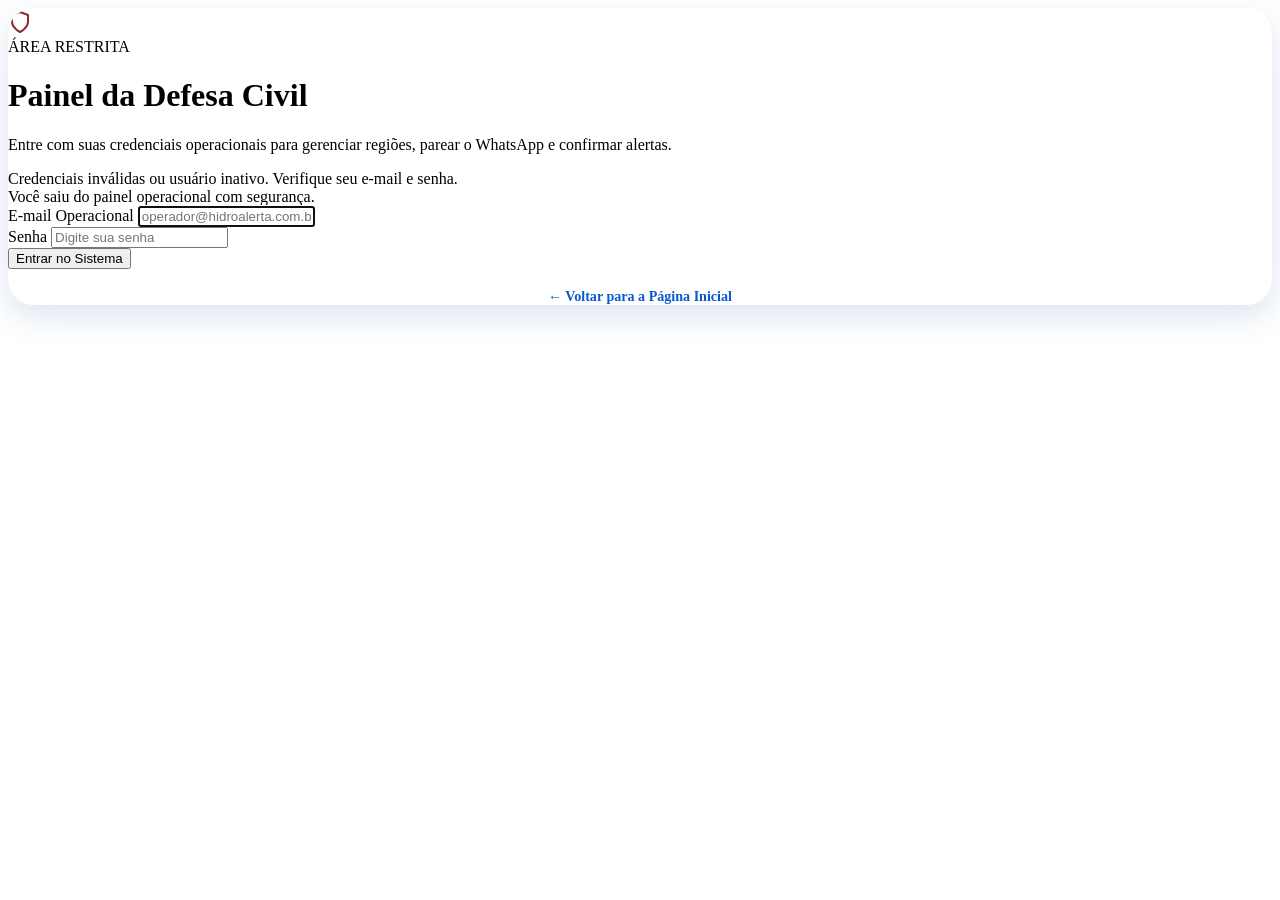
<file: presentation/src/main/resources/templates/login.html>
<!DOCTYPE html>
<html lang="pt-BR" xmlns:th="http://www.thymeleaf.org">
<head>
    <meta charset="UTF-8">
    <meta name="viewport" content="width=device-width, initial-scale=1.0">
    <title>Login Operacional | Weather Buddy</title>
    <link rel="stylesheet" th:href="@{/css/style.css}">
</head>
<body>

<div th:replace="~{fragments/navbar :: navbar}"></div>

<main class="centered-container">
    <div style="border-radius: 26px; overflow: hidden; box-shadow: 0 12px 32px rgba(10, 69, 149, 0.14); background: #FFFFFF;">
        <div class="wave-stage" style="margin-top: 0; border-radius: 0;">
            <div class="m3-alert-card" style="margin-bottom: 1rem;">
                <div class="m3-alert-header">
                    <svg width="24" height="24" viewBox="0 0 24 24" fill="none" stroke="#8C2D2D" stroke-width="2" stroke-linecap="round" stroke-linejoin="round" style="flex-shrink: 0; margin-top: 2px;">
                        <path d="M12 22s8-4 8-10V5l-8-3-8 3v7c0 6 8 10 8 10z"/>
                    </svg>
                    <div>
                        <div class="m3-alert-overline">ÁREA RESTRITA</div>
                        <h1 class="m3-alert-title">Painel da Defesa Civil</h1>
                    </div>
                </div>
                <p class="m3-alert-body" style="margin-bottom: 0;">
                    Entre com suas credenciais operacionais para gerenciar regiões, parear o WhatsApp e confirmar alertas.
                </p>
            </div>

            <section class="card" style="margin-bottom: 0;">
                <div th:if="${param.error}" class="alert alert-danger">
                    Credenciais inválidas ou usuário inativo. Verifique seu e-mail e senha.
                </div>

                <div th:if="${param.logout}" class="alert alert-success">
                    Você saiu do painel operacional com segurança.
                </div>

                <form th:action="@{/login}" method="post">
                    <div class="form-group">
                        <label for="username" class="form-label">E-mail Operacional</label>
                        <input type="email"
                               id="username"
                               name="username"
                               class="form-control"
                               placeholder="operador@hidroalerta.com.br"
                               required
                               autofocus>
                    </div>

                    <div class="form-group">
                        <label for="password" class="form-label">Senha</label>
                        <input type="password"
                               id="password"
                               name="password"
                               class="form-control"
                               placeholder="Digite sua senha"
                               required>
                    </div>

                    <button type="submit" class="btn btn-primary btn-block">
                        Entrar no Sistema
                    </button>
                </form>

                <div style="margin-top: 1.15rem; text-align: center;">
                    <a th:href="@{/}" style="color: #0B57D0; font-weight: 700; font-size: 0.88rem; text-decoration: none;">
                        &larr; Voltar para a Página Inicial
                    </a>
                </div>
            </section>
        </div>
    </div>
</main>

</body>
</html>
</file>
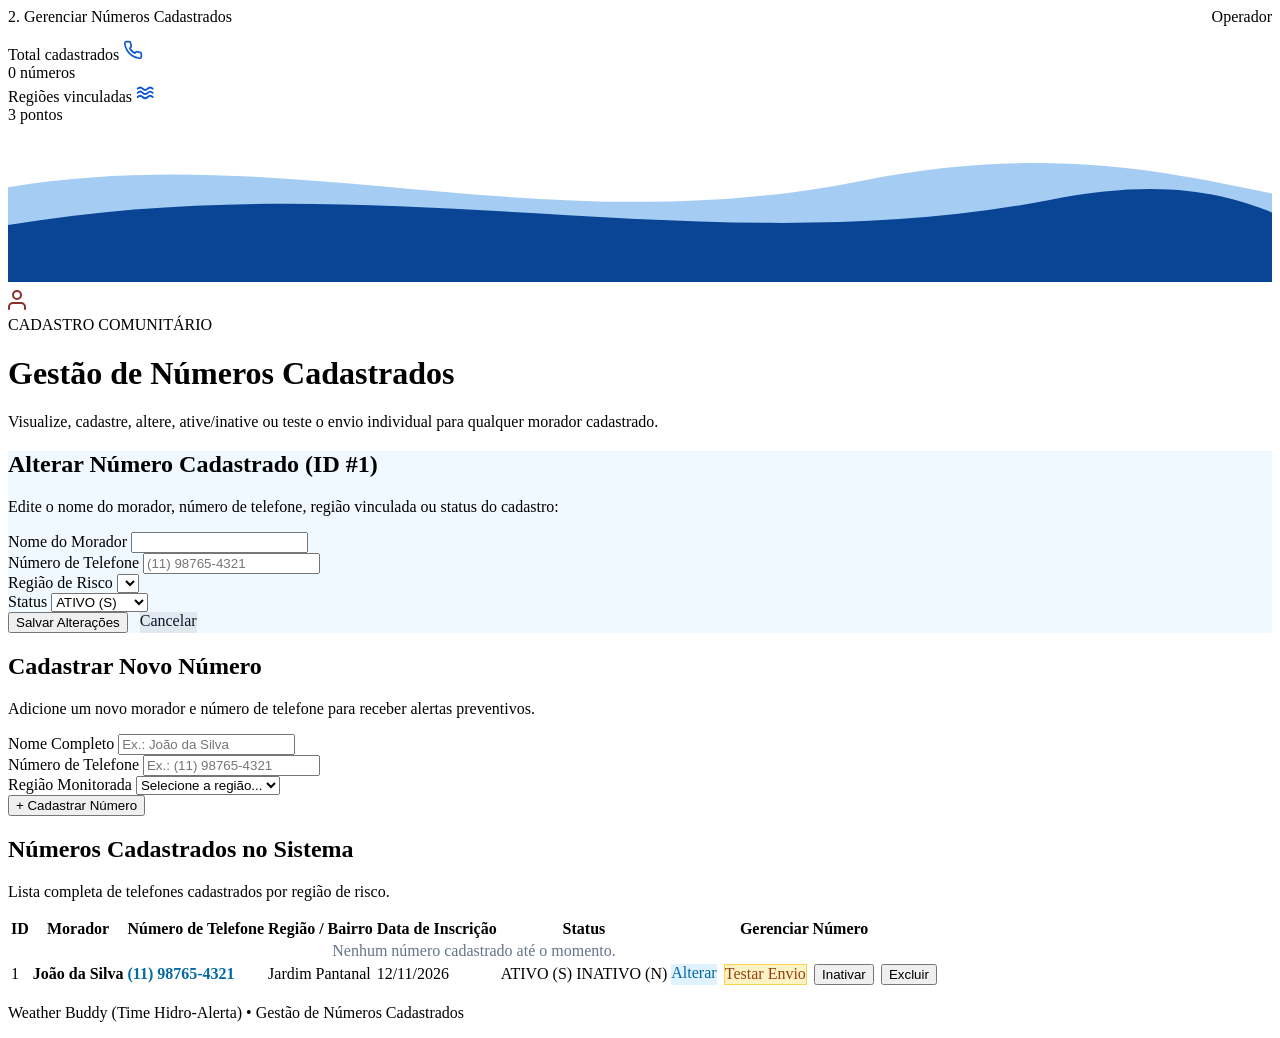
<file: presentation/src/main/resources/templates/numeros.html>
<!DOCTYPE html>
<html lang="pt-BR" xmlns:th="http://www.thymeleaf.org">
<head>
    <meta charset="UTF-8">
    <meta name="viewport" content="width=device-width, initial-scale=1.0">
    <title>Gerenciar Números Cadastrados | Weather Buddy — Time Hidro-Alerta</title>
    <link rel="stylesheet" th:href="@{/css/style.css}">
</head>
<body>

<div th:replace="~{fragments/navbar :: navbar}"></div>

<main class="main-container">
    <div th:replace="~{fragments/navbar :: painelMenu}"></div>

    <!-- HERO WAVE STAGE MATERIAL 3 -->
    <div class="wave-stage">
        <div style="display: flex; justify-content: space-between; align-items: center; flex-wrap: wrap; gap: 0.5rem; margin-bottom: 0.85rem;">
            <span class="stage-pill-badge" style="margin-bottom: 0;">2. Gerenciar Números Cadastrados</span>
            <span class="stage-pill-badge" style="margin-bottom: 0;" th:text="${'Operador: ' + usuarioLogado}">Operador</span>
        </div>

        <div class="floating-metrics-grid">
            <div class="metric-mini-card">
                <div class="metric-mini-top">
                    <span>Total cadastrados</span>
                    <svg width="20" height="20" viewBox="0 0 24 24" fill="none" stroke="#0B57D0" stroke-width="2" stroke-linecap="round" stroke-linejoin="round">
                        <path d="M22 16.92v3a2 2 0 0 1-2.18 2 19.79 19.79 0 0 1-8.63-3.07 19.5 19.5 0 0 1-6-6 19.79 19.79 0 0 1-3.07-8.67A2 2 0 0 1 4.11 2h3a2 2 0 0 1 2 1.72c.127.96.361 1.903.7 2.81a2 2 0 0 1-.45 2.11L8.09 9.91a16 16 0 0 0 6 6l1.27-1.27a2 2 0 0 1 2.11-.45c.907.339 1.85.573 2.81.7A2 2 0 0 1 22 16.92z"/>
                    </svg>
                </div>
                <div class="metric-mini-value" th:text="${#lists.size(inscritos) + ' números'}">0 números</div>
            </div>

            <div class="metric-mini-card">
                <div class="metric-mini-top">
                    <span>Regiões vinculadas</span>
                    <svg width="20" height="20" viewBox="0 0 24 24" fill="none" stroke="#0B57D0" stroke-width="2.2" stroke-linecap="round">
                        <path d="M2 8c2-2 4-2 6 0s4 2 6 0 4-2 6 0"/>
                        <path d="M2 13c2-2 4-2 6 0s4 2 6 0 4-2 6 0"/>
                        <path d="M2 18c2-2 4-2 6 0s4 2 6 0 4-2 6 0"/>
                    </svg>
                </div>
                <div class="metric-mini-value" th:text="${#lists.size(regioes) + ' pontos'}">3 pontos</div>
            </div>
        </div>

        <svg class="wave-divider-svg" viewBox="0 0 400 50" preserveAspectRatio="none" aria-hidden="true">
            <path d="M0,20 C90,5 170,38 270,18 C330,6 370,16 400,22 L400,50 L0,50 Z" fill="rgba(92, 164, 234, 0.55)"></path>
            <path d="M0,32 C120,12 220,45 330,24 C365,17 385,22 400,28 L400,50 L0,50 Z" fill="#0A4595"></path>
        </svg>

        <div class="m3-alert-card" style="margin-bottom: 0;">
            <div class="m3-alert-header">
                <svg width="24" height="24" viewBox="0 0 24 24" fill="none" stroke="#8C2D2D" stroke-width="2" stroke-linecap="round" stroke-linejoin="round" style="flex-shrink: 0; margin-top: 2px;">
                    <path d="M17 21v-2a4 4 0 0 0-4-4H5a4 4 0 0 0-4 4v2"/><circle cx="9" cy="7" r="4"/>
                </svg>
                <div>
                    <div class="m3-alert-overline">CADASTRO COMUNITÁRIO</div>
                    <h1 class="m3-alert-title">Gestão de Números Cadastrados</h1>
                </div>
            </div>
            <p class="m3-alert-body" style="margin-bottom: 0;">
                Visualize, cadastre, altere, ative/inative ou teste o envio individual para qualquer morador cadastrado.
            </p>
        </div>
    </div>

    <!-- Alertas de Feedback -->
    <div th:if="${sucessoPainel}" class="alert alert-success" th:text="${sucessoPainel}"></div>
    <div th:if="${erroPainel}" class="alert alert-danger" th:text="${erroPainel}"></div>

    <!-- Card de Alteração (exibido quando o usuário clica em "Alterar" em algum número) -->
    <section th:if="${inscritoEmEdicao != null}" class="card card-highlight" style="border-color: #0284C7; background-color: #F0F9FF;">
        <h2 class="card-title">Alterar Número Cadastrado (ID #<span th:text="${inscritoEmEdicao.idInscrito}">1</span>)</h2>
        <p class="card-subtitle">Edite o nome do morador, número de telefone, região vinculada ou status do cadastro:</p>

        <form th:action="@{/dashboard/numeros/{id}/editar(id=${inscritoEmEdicao.idInscrito})}" method="post">
            <div class="form-grid">
                <div class="form-group">
                    <label class="form-label">Nome do Morador</label>
                    <input type="text" name="nomeInscrito" class="form-control" th:value="${inscritoEmEdicao.nomeInscrito}" required>
                </div>
                <div class="form-group">
                    <label class="form-label">Número de Telefone</label>
                    <input type="text" name="telefone" class="form-control" th:value="${inscritoEmEdicao.telefone}" placeholder="(11) 98765-4321" required>
                </div>
                <div class="form-group">
                    <label class="form-label">Região de Risco</label>
                    <select name="idRegiao" class="form-control" required>
                        <option th:each="reg : ${regioes}"
                                th:value="${reg.idRegiao}"
                                th:selected="${reg.idRegiao == inscritoEmEdicao.idRegiao}"
                                th:text="${reg.nomeRegiao + ' (' + reg.bairro + ')'}">
                        </option>
                    </select>
                </div>
                <div class="form-group">
                    <label class="form-label">Status</label>
                    <select name="ativo" class="form-control" required>
                        <option value="S" th:selected="${inscritoEmEdicao.ativo == 'S'}">ATIVO (S)</option>
                        <option value="N" th:selected="${inscritoEmEdicao.ativo == 'N'}">INATIVO (N)</option>
                    </select>
                </div>
            </div>
            <div style="display: flex; gap: 0.75rem;">
                <button type="submit" class="btn btn-primary btn-sm">Salvar Alterações</button>
                <a th:href="@{/dashboard/numeros}" class="btn btn-sm" style="background: #E2E8F0; color: #0F172A;">Cancelar</a>
            </div>
        </form>
    </section>

    <!-- Card para Cadastrar Novo Número -->
    <section class="card">
        <h2 class="card-title">Cadastrar Novo Número</h2>
        <p class="card-subtitle">Adicione um novo morador e número de telefone para receber alertas preventivos.</p>

        <form th:action="@{/dashboard/numeros/criar}" method="post">
            <div class="form-grid">
                <div class="form-group">
                    <label class="form-label">Nome Completo</label>
                    <input type="text" name="nomeInscrito" class="form-control" placeholder="Ex.: João da Silva" required>
                </div>
                <div class="form-group">
                    <label class="form-label">Número de Telefone</label>
                    <input type="text" name="telefone" class="form-control" placeholder="Ex.: (11) 98765-4321" required>
                </div>
                <div class="form-group">
                    <label class="form-label">Região Monitorada</label>
                    <select name="idRegiao" class="form-control" required>
                        <option value="" disabled selected>Selecione a região...</option>
                        <option th:each="reg : ${regioes}"
                                th:value="${reg.idRegiao}"
                                th:text="${reg.nomeRegiao + ' — ' + reg.bairro}">
                        </option>
                    </select>
                </div>
            </div>
            <button type="submit" class="btn btn-primary btn-sm">+ Cadastrar Número</button>
        </form>
    </section>

    <!-- Tabela de Números Cadastrados -->
    <section class="card">
        <h2 class="card-title">Números Cadastrados no Sistema</h2>
        <p class="card-subtitle">Lista completa de telefones cadastrados por região de risco.</p>

        <div class="table-responsive">
            <table class="table">
                <thead>
                <tr>
                    <th>ID</th>
                    <th>Morador</th>
                    <th>Número de Telefone</th>
                    <th>Região / Bairro</th>
                    <th>Data de Inscrição</th>
                    <th>Status</th>
                    <th>Gerenciar Número</th>
                </tr>
                </thead>
                <tbody>
                <tr th:if="${#lists.isEmpty(inscritos)}">
                    <td colspan="7" style="text-align: center; color: #64748B;">Nenhum número cadastrado até o momento.</td>
                </tr>
                <tr th:each="inscrito : ${inscritos}">
                    <td th:text="${inscrito.idInscrito}">1</td>
                    <td><strong th:text="${inscrito.nomeInscrito}">João da Silva</strong></td>
                    <td><strong style="color: #0369A1;" th:text="${inscrito.telefone}">(11) 98765-4321</strong></td>
                    <td th:text="${inscrito.nomeRegiao + ' (' + inscrito.bairroRegiao + ')'}">Jardim Pantanal</td>
                    <td th:text="${inscrito.dataInscricao != null ? #temporals.format(inscrito.dataInscricao, 'dd/MM/yyyy') : '-'}">12/11/2026</td>
                    <td>
                        <span th:if="${inscrito.ativo == 'S'}" class="tag tag-green">ATIVO (S)</span>
                        <span th:unless="${inscrito.ativo == 'S'}" class="tag tag-red">INATIVO (N)</span>
                    </td>
                    <td>
                        <div style="display: flex; gap: 0.45rem; flex-wrap: wrap;">
                            <a th:href="@{/dashboard/numeros(editarId=${inscrito.idInscrito})}"
                               class="btn btn-sm" style="background: #E0F2FE; color: #0369A1;">
                                Alterar
                            </a>

                            <a th:href="@{/dashboard/envios(telefone=${inscrito.telefone}, nome=${inscrito.nomeInscrito}, idRegiao=${inscrito.idRegiao})}"
                               class="btn btn-sm" style="background: #FEF3C7; color: #92400E; border: 1px solid #FCD34D;">
                                Testar Envio
                            </a>

                            <form th:action="@{/dashboard/numeros/{id}/status(id=${inscrito.idInscrito})}" method="post" style="margin: 0;">
                                <button type="submit" class="btn btn-sm"
                                        th:style="${inscrito.ativo == 'S' ? 'background: #F1F5F9; color: #475569;' : 'background: #DCFCE7; color: #065F46;'}"
                                        th:text="${inscrito.ativo == 'S' ? 'Inativar' : 'Ativar'}">
                                    Inativar
                                </button>
                            </form>

                            <form th:action="@{/dashboard/numeros/{id}/deletar(id=${inscrito.idInscrito})}" method="post" style="margin: 0;"
                                  onsubmit="return confirm('Deseja realmente excluir este número cadastrado?');">
                                <button type="submit" class="btn btn-sm btn-danger-outline">Excluir</button>
                            </form>
                        </div>
                    </td>
                </tr>
                </tbody>
            </table>
        </div>
    </section>
</main>

<footer class="footer">
    <p>Weather Buddy (Time Hidro-Alerta) &bull; Gestão de Números Cadastrados</p>
</footer>

</body>
</html>
</file>
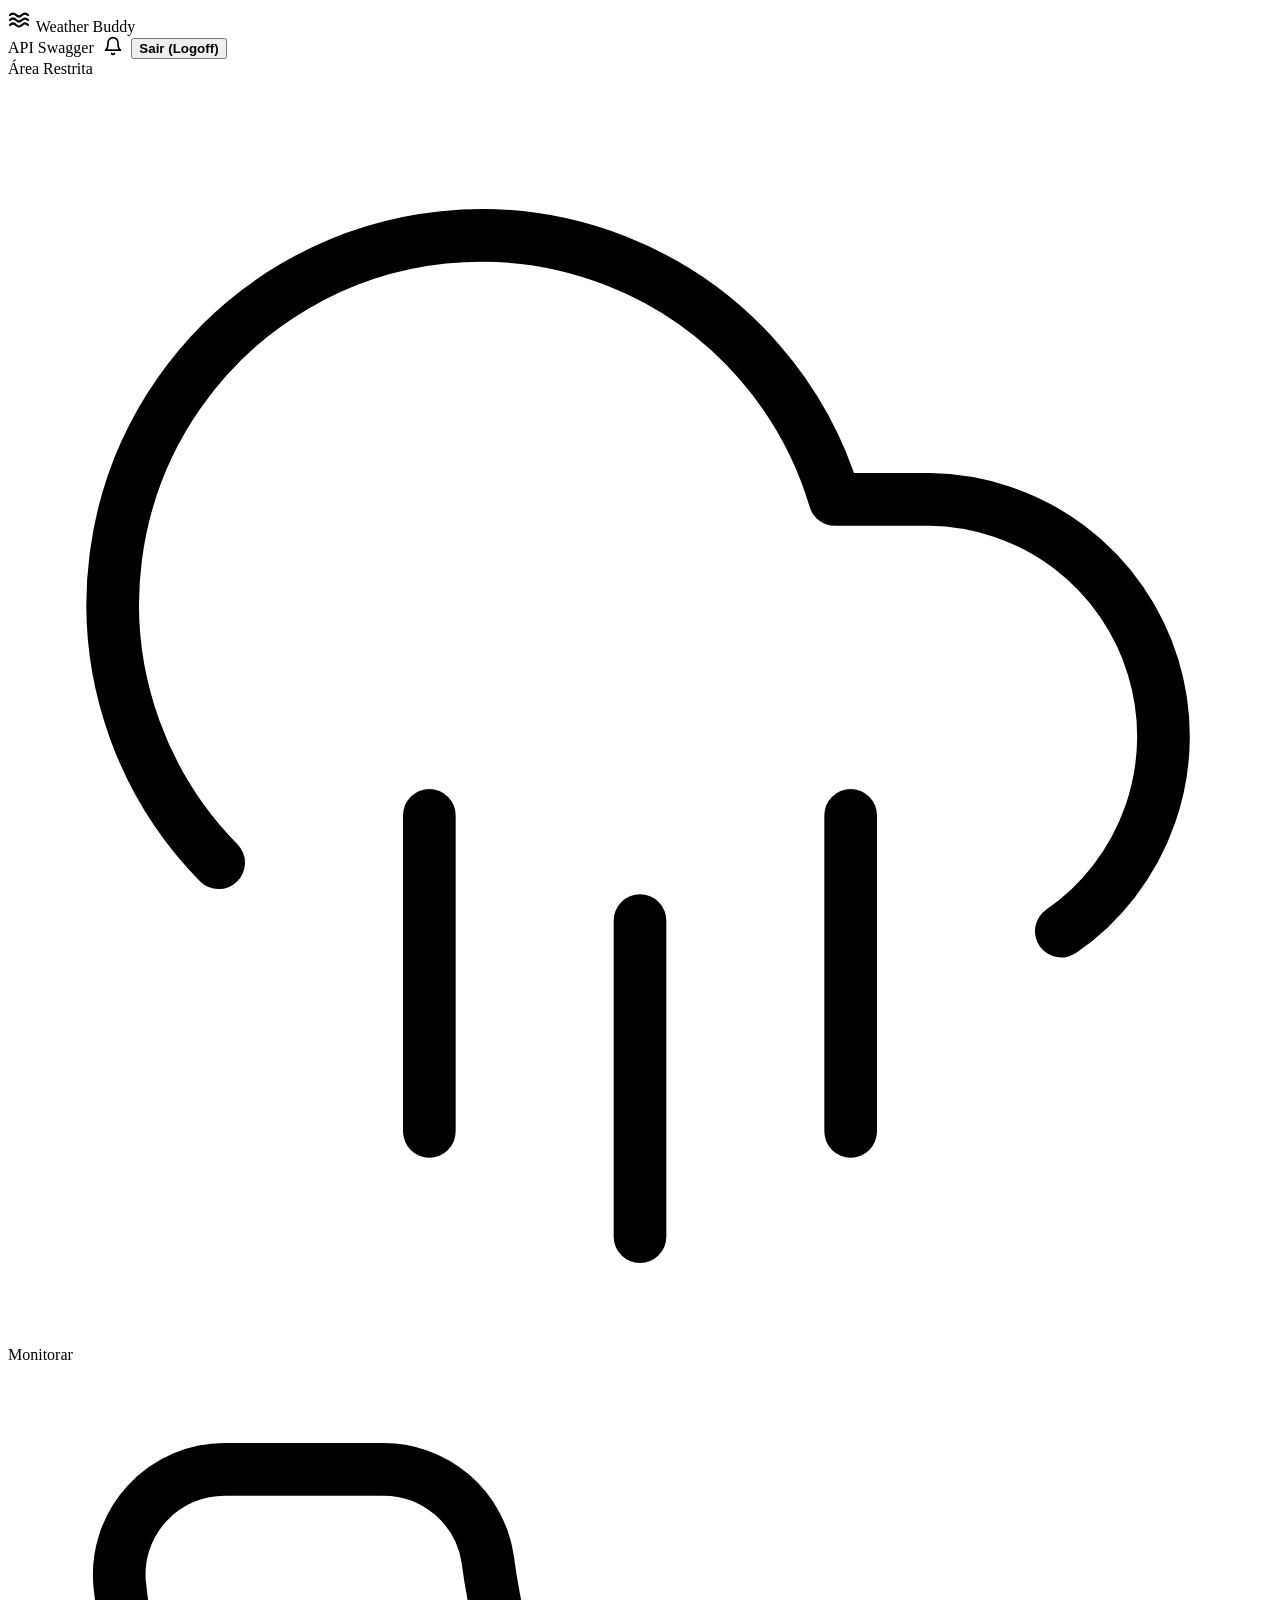
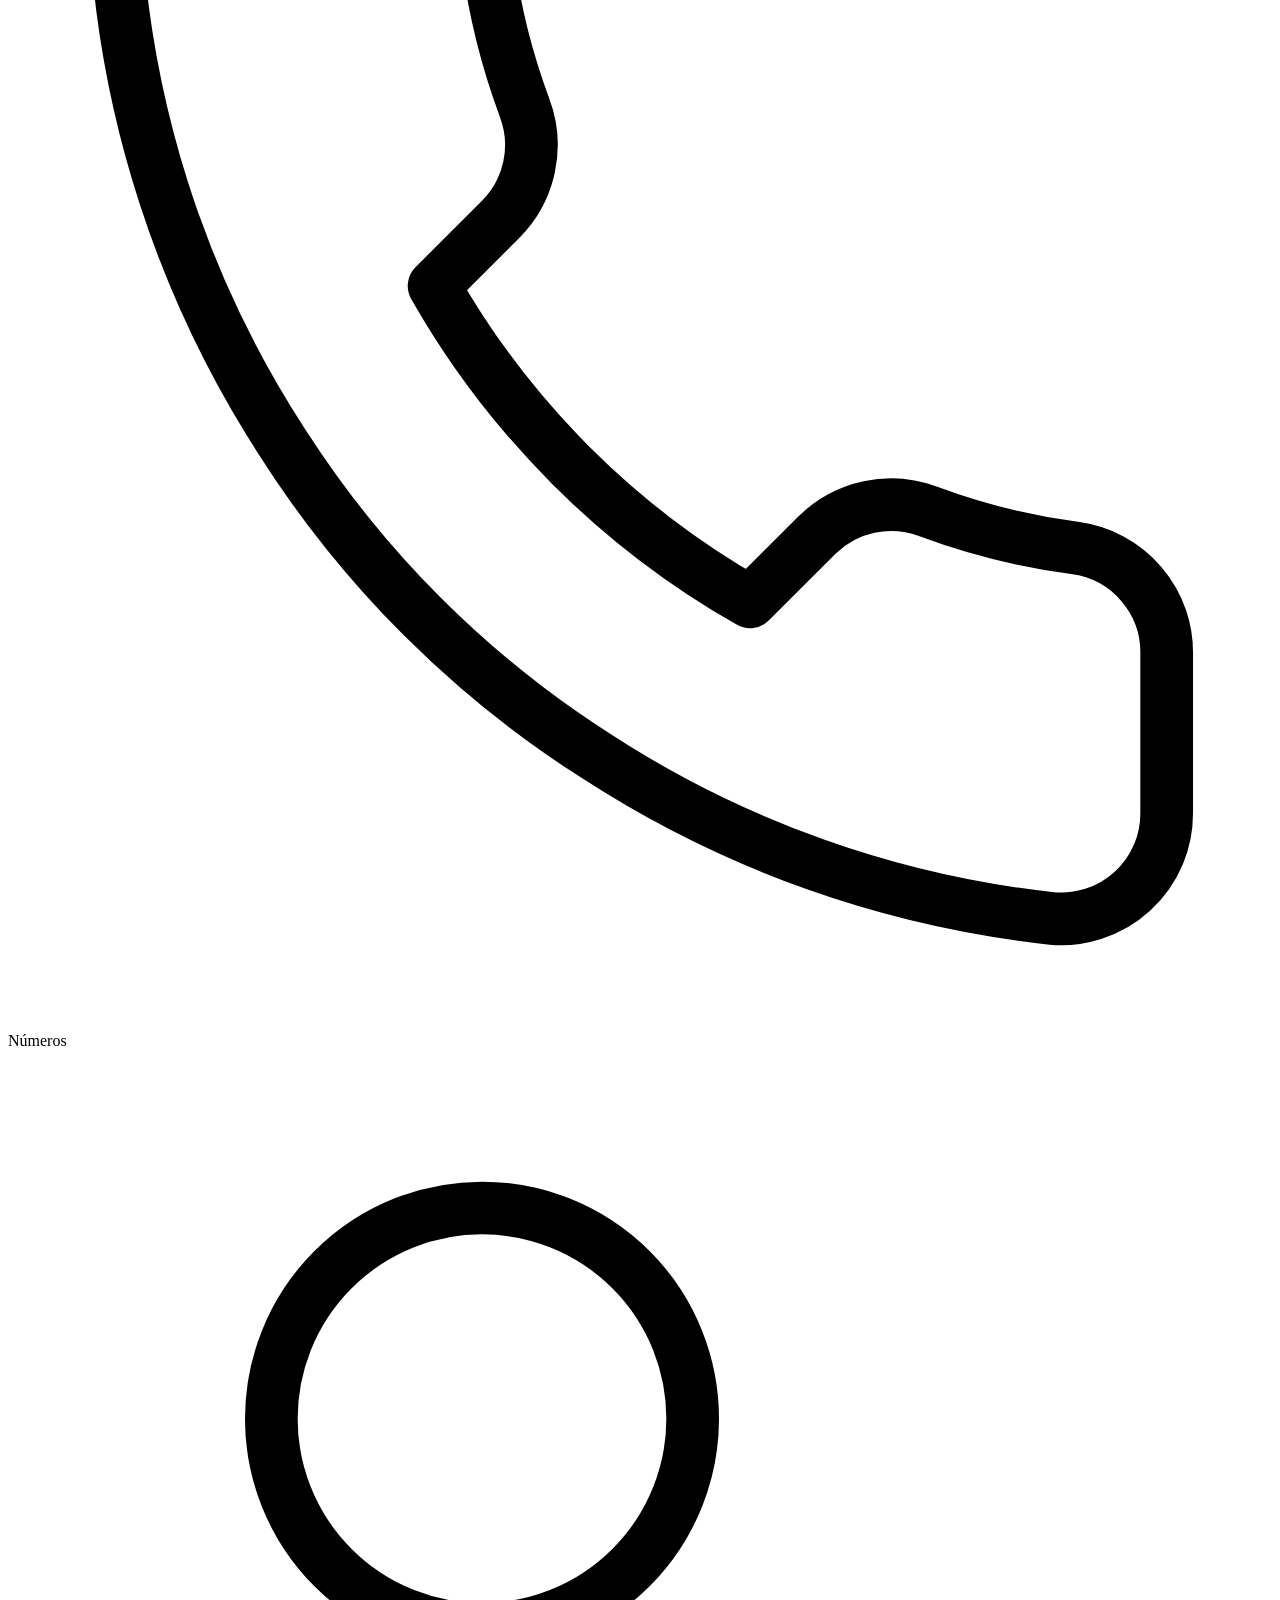
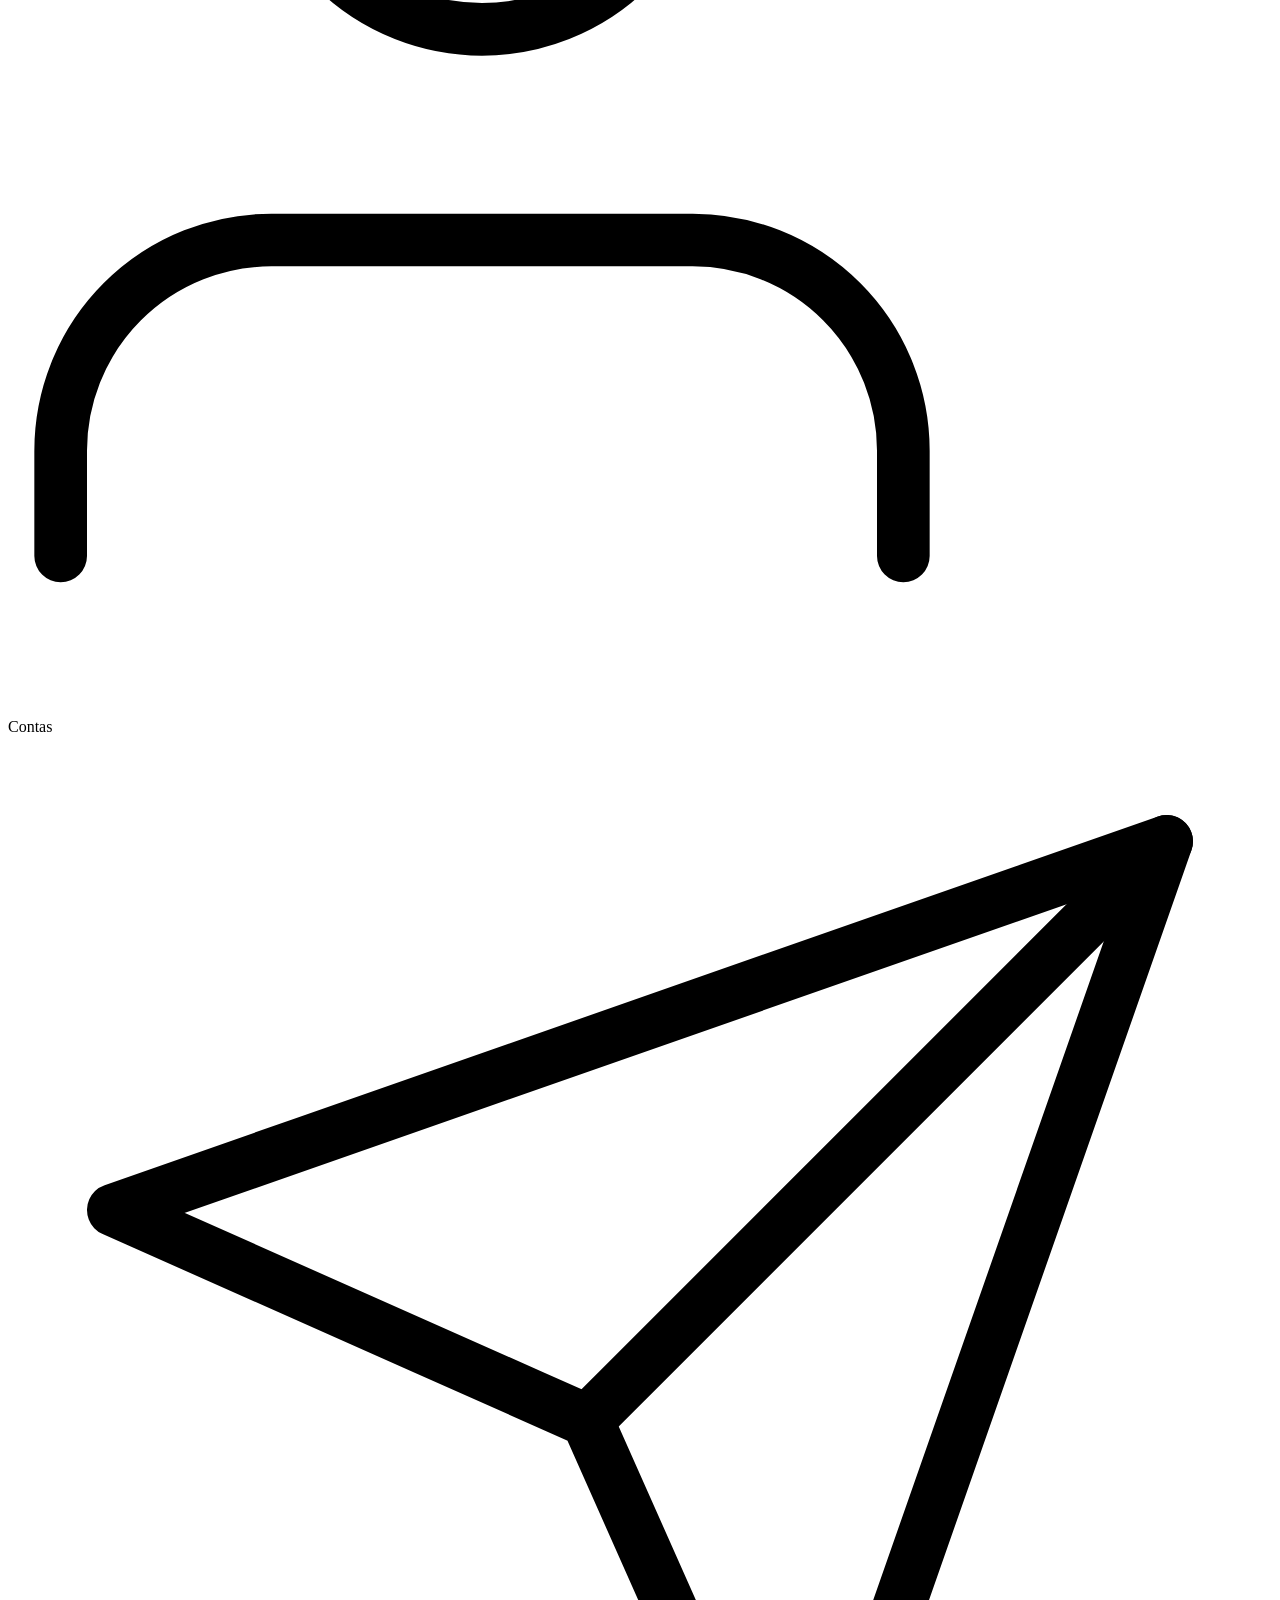
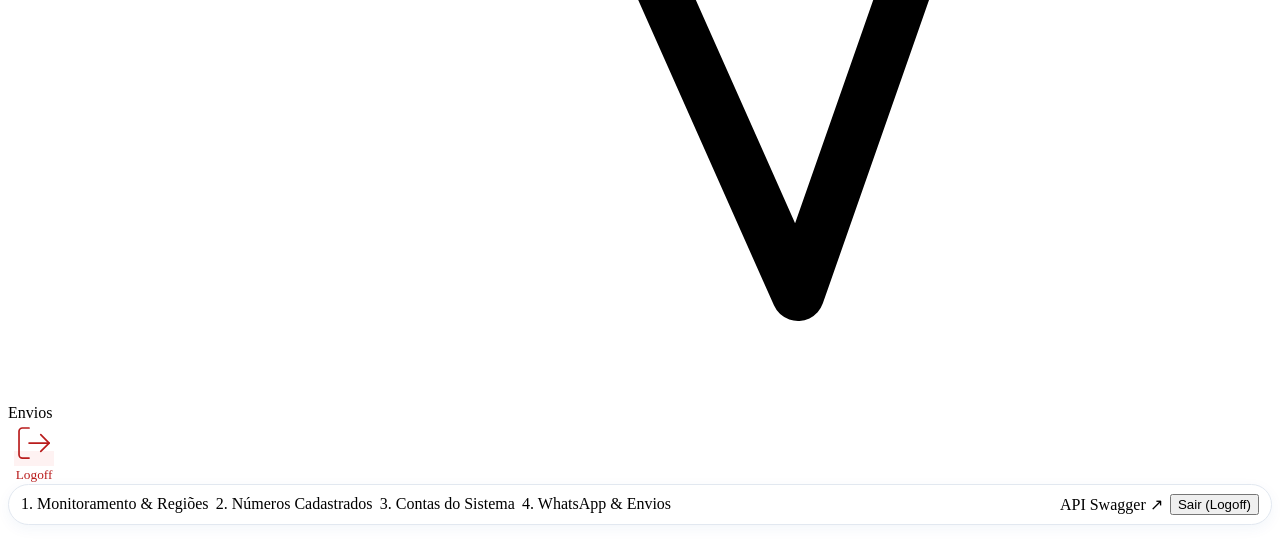
<file: presentation/src/main/resources/templates/fragments/navbar.html>
<!DOCTYPE html>
<html lang="pt-BR" xmlns:th="http://www.thymeleaf.org">
<body>

<header th:fragment="navbar" class="navbar">
    <div class="navbar-container">
        <a th:href="@{/}" class="navbar-brand">
            <span class="brand-wave-box" aria-hidden="true">
                <svg width="24" height="24" viewBox="0 0 24 24" fill="none" stroke="currentColor" stroke-width="2.2" stroke-linecap="round" stroke-linejoin="round">
                    <path d="M2 7c2-2 4-2 6 0s4 2 6 0 4-2 6 0"/>
                    <path d="M2 12c2-2 4-2 6 0s4 2 6 0 4-2 6 0"/>
                    <path d="M2 17c2-2 4-2 6 0s4 2 6 0 4-2 6 0"/>
                </svg>
            </span>
            <span>Weather Buddy</span>
        </a>

        <nav class="navbar-actions">
            <!-- VISÃO DA ÁREA RESTRITA (LOGADO): exibe API Swagger, Sino e Botão de Logoff (Sair) -->
            <div th:if="${abaAtiva != null}" style="display: flex; align-items: center; gap: 0.55rem; flex-wrap: wrap;">
                <a th:href="@{/swagger-ui.html}" target="_blank" class="btn btn-sm btn-outline-light">
                    API Swagger
                </a>
                <a th:href="@{/dashboard/envios}" class="bell-btn" title="Central de Alertas e Envios">
                    <svg width="20" height="20" viewBox="0 0 24 24" fill="none" stroke="currentColor" stroke-width="2" stroke-linecap="round" stroke-linejoin="round">
                        <path d="M18 8A6 6 0 0 0 6 8c0 7-3 9-3 9h18s-3-2-3-9"/>
                        <path d="M13.73 21a2 2 0 0 1-3.46 0"/>
                    </svg>
                    <span class="bell-dot"></span>
                </a>
                <form th:action="@{/logout}" method="post" style="margin: 0;">
                    <button type="submit" class="btn btn-sm btn-danger-outline" style="font-weight: 800;">
                        Sair (Logoff)
                    </button>
                </form>
            </div>

            <!-- VISÃO PÚBLICA (NÃO LOGADO): exibe apenas o botão Área Restrita -->
            <div th:if="${abaAtiva == null}" style="display: flex; align-items: center; gap: 0.55rem;">
                <a th:href="@{/login}" class="btn btn-sm btn-primary">
                    Área Restrita
                </a>
            </div>
        </nav>
    </div>

    <!-- Bottom Navigation Bar: exibida APENAS dentro da Área Restrita (quando logado) -->
    <div th:if="${abaAtiva != null}" class="m3-bottom-nav">
        <div class="m3-bottom-nav-inner">
            <a th:href="@{/dashboard}" class="m3-nav-item" th:classappend="${abaAtiva == 'monitoramento' ? 'active' : ''}">
                <span class="m3-nav-icon-pill">
                    <svg viewBox="0 0 24 24" fill="none" stroke="currentColor" stroke-linecap="round" stroke-linejoin="round">
                        <path d="M20 16.2A4.5 4.5 0 0 0 17.5 8h-1.8A7 7 0 1 0 4 14.9"/>
                        <path d="M16 14v6"/><path d="M8 14v6"/><path d="M12 16v6"/>
                    </svg>
                </span>
                <span>Monitorar</span>
            </a>
            <a th:href="@{/dashboard/numeros}" class="m3-nav-item" th:classappend="${abaAtiva == 'numeros' ? 'active' : ''}">
                <span class="m3-nav-icon-pill">
                    <svg viewBox="0 0 24 24" fill="none" stroke="currentColor" stroke-linecap="round" stroke-linejoin="round">
                        <path d="M22 16.92v3a2 2 0 0 1-2.18 2 19.79 19.79 0 0 1-8.63-3.07 19.5 19.5 0 0 1-6-6 19.79 19.79 0 0 1-3.07-8.67A2 2 0 0 1 4.11 2h3a2 2 0 0 1 2 1.72c.127.96.361 1.903.7 2.81a2 2 0 0 1-.45 2.11L8.09 9.91a16 16 0 0 0 6 6l1.27-1.27a2 2 0 0 1 2.11-.45c.907.339 1.85.573 2.81.7A2 2 0 0 1 22 16.92z"/>
                    </svg>
                </span>
                <span>Números</span>
            </a>
            <a th:href="@{/dashboard/contas}" class="m3-nav-item" th:classappend="${abaAtiva == 'contas' ? 'active' : ''}">
                <span class="m3-nav-icon-pill">
                    <svg viewBox="0 0 24 24" fill="none" stroke="currentColor" stroke-linecap="round" stroke-linejoin="round">
                        <path d="M17 21v-2a4 4 0 0 0-4-4H5a4 4 0 0 0-4 4v2"/>
                        <circle cx="9" cy="7" r="4"/>
                    </svg>
                </span>
                <span>Contas</span>
            </a>
            <a th:href="@{/dashboard/envios}" class="m3-nav-item" th:classappend="${abaAtiva == 'envios' ? 'active' : ''}">
                <span class="m3-nav-icon-pill">
                    <svg viewBox="0 0 24 24" fill="none" stroke="currentColor" stroke-linecap="round" stroke-linejoin="round">
                        <line x1="22" y1="2" x2="11" y2="13"/>
                        <polygon points="22 2 15 22 11 13 2 9 22 2"/>
                    </svg>
                </span>
                <span>Envios</span>
            </a>
            <form th:action="@{/logout}" method="post" style="margin: 0;">
                <button type="submit" class="m3-nav-item" style="background: none; border: none; cursor: pointer; color: #B91C1C; font-family: inherit;">
                    <span class="m3-nav-icon-pill" style="background-color: #FEF2F2; color: #B91C1C;">
                        <svg viewBox="0 0 24 24" fill="none" stroke="currentColor" stroke-linecap="round" stroke-linejoin="round">
                            <path d="M9 21H5a2 2 0 0 1-2-2V5a2 2 0 0 1 2-2h4"/>
                            <polyline points="16 17 21 12 16 7"/>
                            <line x1="21" y1="12" x2="9" y2="12"/>
                        </svg>
                    </span>
                    <span>Logoff</span>
                </button>
            </form>
        </div>
    </div>
</header>

<nav th:fragment="painelMenu" style="display: flex; justify-content: space-between; align-items: center; gap: 0.5rem; flex-wrap: wrap; margin-bottom: 1.25rem; padding: 0.55rem 0.75rem; background: #FFFFFF; border: 1px solid #E2E8F0; border-radius: 999px; box-shadow: 0 4px 14px rgba(10, 69, 149, 0.05);">
    <div style="display: flex; gap: 0.45rem; flex-wrap: wrap;">
        <a th:href="@{/dashboard}"
           class="btn btn-sm"
           th:style="${abaAtiva == 'monitoramento' ? 'background-color: #0B57D0; color: #FFFFFF;' : 'background-color: transparent; color: #334155;'}">
            1. Monitoramento &amp; Regiões
        </a>
        <a th:href="@{/dashboard/numeros}"
           class="btn btn-sm"
           th:style="${abaAtiva == 'numeros' ? 'background-color: #0B57D0; color: #FFFFFF;' : 'background-color: transparent; color: #334155;'}">
            2. Números Cadastrados
        </a>
        <a th:href="@{/dashboard/contas}"
           class="btn btn-sm"
           th:style="${abaAtiva == 'contas' ? 'background-color: #0B57D0; color: #FFFFFF;' : 'background-color: transparent; color: #334155;'}">
            3. Contas do Sistema
        </a>
        <a th:href="@{/dashboard/envios}"
           class="btn btn-sm"
           th:style="${abaAtiva == 'envios' ? 'background-color: #0B57D0; color: #FFFFFF;' : 'background-color: #FCEEEE; color: #8C1D18;'}">
            4. WhatsApp &amp; Envios
        </a>
    </div>
    <div style="display: flex; gap: 0.45rem; align-items: center; flex-wrap: wrap;">
        <a th:href="@{/swagger-ui.html}" target="_blank" class="btn btn-sm btn-outline-light">
            API Swagger &nearr;
        </a>
        <form th:action="@{/logout}" method="post" style="margin: 0;">
            <button type="submit" class="btn btn-sm btn-danger-outline">
                Sair (Logoff)
            </button>
        </form>
    </div>
</nav>

</body>
</html>
</file>
